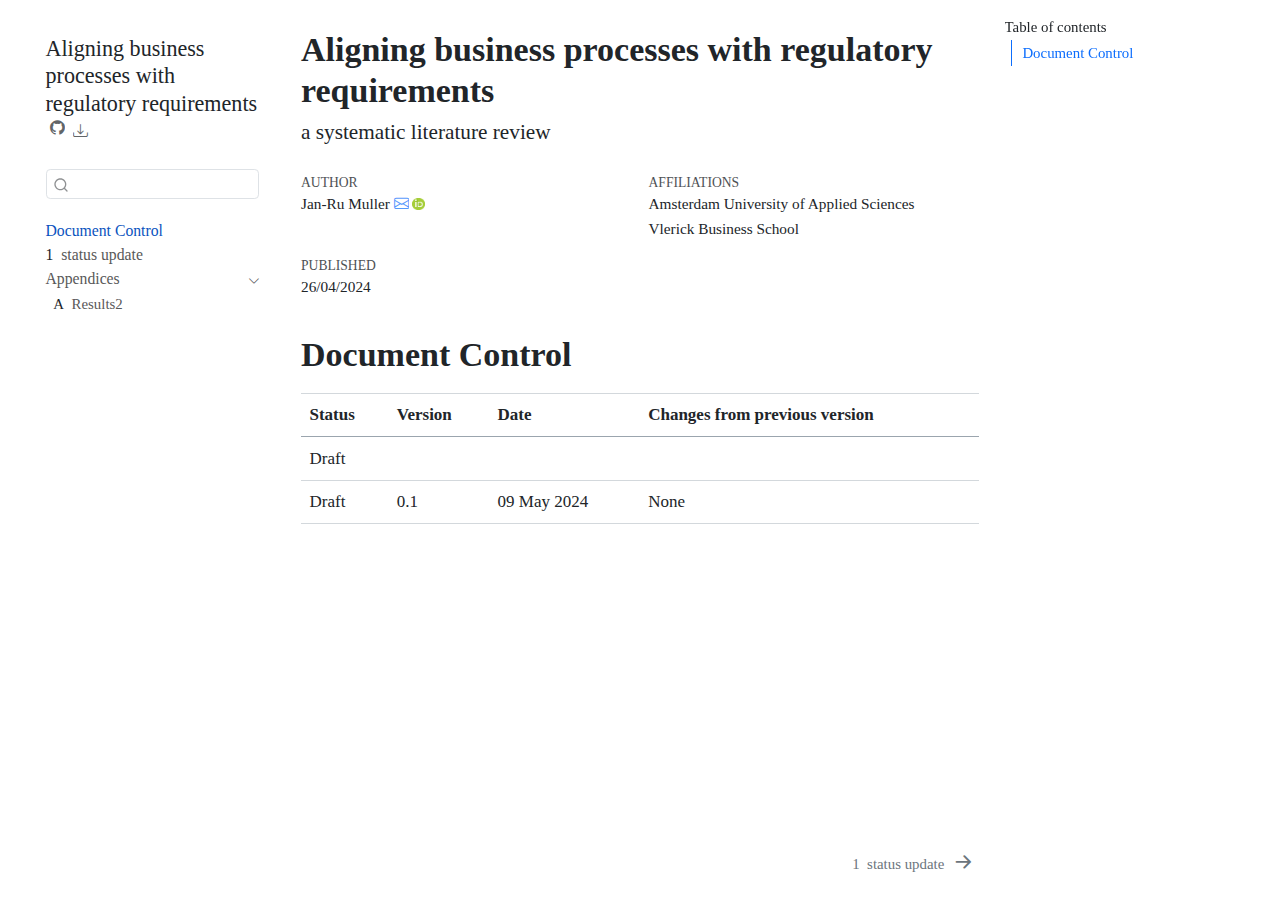
<file: index.html>
<!DOCTYPE html>
<html xmlns="http://www.w3.org/1999/xhtml" lang="en" xml:lang="en"><head>

<meta charset="utf-8">
<meta name="generator" content="quarto-1.5.31">

<meta name="viewport" content="width=device-width, initial-scale=1.0, user-scalable=yes">

<meta name="author" content="Jan-Ru Muller">

<title>Aligning business processes with regulatory requirements</title>
<style>
code{white-space: pre-wrap;}
span.smallcaps{font-variant: small-caps;}
div.columns{display: flex; gap: min(4vw, 1.5em);}
div.column{flex: auto; overflow-x: auto;}
div.hanging-indent{margin-left: 1.5em; text-indent: -1.5em;}
ul.task-list{list-style: none;}
ul.task-list li input[type="checkbox"] {
  width: 0.8em;
  margin: 0 0.8em 0.2em -1em; /* quarto-specific, see https://github.com/quarto-dev/quarto-cli/issues/4556 */ 
  vertical-align: middle;
}
</style>


<script src="site_libs/quarto-nav/quarto-nav.js"></script>
<script src="site_libs/quarto-nav/headroom.min.js"></script>
<script src="site_libs/clipboard/clipboard.min.js"></script>
<script src="site_libs/quarto-search/autocomplete.umd.js"></script>
<script src="site_libs/quarto-search/fuse.min.js"></script>
<script src="site_libs/quarto-search/quarto-search.js"></script>
<meta name="quarto:offset" content="./">
<link href="./s3_case.html" rel="next">
<script src="site_libs/quarto-html/quarto.js"></script>
<script src="site_libs/quarto-html/popper.min.js"></script>
<script src="site_libs/quarto-html/tippy.umd.min.js"></script>
<script src="site_libs/quarto-html/anchor.min.js"></script>
<link href="site_libs/quarto-html/tippy.css" rel="stylesheet">
<link href="site_libs/quarto-html/quarto-syntax-highlighting.css" rel="stylesheet" id="quarto-text-highlighting-styles">
<script src="site_libs/bootstrap/bootstrap.min.js"></script>
<link href="site_libs/bootstrap/bootstrap-icons.css" rel="stylesheet">
<link href="site_libs/bootstrap/bootstrap.min.css" rel="stylesheet" id="quarto-bootstrap" data-mode="light">
<script id="quarto-search-options" type="application/json">{
  "location": "sidebar",
  "copy-button": false,
  "collapse-after": 3,
  "panel-placement": "start",
  "type": "textbox",
  "limit": 50,
  "keyboard-shortcut": [
    "f",
    "/",
    "s"
  ],
  "show-item-context": false,
  "language": {
    "search-no-results-text": "No results",
    "search-matching-documents-text": "matching documents",
    "search-copy-link-title": "Copy link to search",
    "search-hide-matches-text": "Hide additional matches",
    "search-more-match-text": "more match in this document",
    "search-more-matches-text": "more matches in this document",
    "search-clear-button-title": "Clear",
    "search-text-placeholder": "",
    "search-detached-cancel-button-title": "Cancel",
    "search-submit-button-title": "Submit",
    "search-label": "Search"
  }
}</script>


</head>

<body class="nav-sidebar floating">

<div id="quarto-search-results"></div>
  <header id="quarto-header" class="headroom fixed-top">
  <nav class="quarto-secondary-nav">
    <div class="container-fluid d-flex">
      <button type="button" class="quarto-btn-toggle btn" data-bs-toggle="collapse" data-bs-target=".quarto-sidebar-collapse-item" aria-controls="quarto-sidebar" aria-expanded="false" aria-label="Toggle sidebar navigation" onclick="if (window.quartoToggleHeadroom) { window.quartoToggleHeadroom(); }">
        <i class="bi bi-layout-text-sidebar-reverse"></i>
      </button>
        <nav class="quarto-page-breadcrumbs" aria-label="breadcrumb"><ol class="breadcrumb"><li class="breadcrumb-item"><a href="./index.html">Document Control</a></li></ol></nav>
        <a class="flex-grow-1" role="button" data-bs-toggle="collapse" data-bs-target=".quarto-sidebar-collapse-item" aria-controls="quarto-sidebar" aria-expanded="false" aria-label="Toggle sidebar navigation" onclick="if (window.quartoToggleHeadroom) { window.quartoToggleHeadroom(); }">      
        </a>
      <button type="button" class="btn quarto-search-button" aria-label="" onclick="window.quartoOpenSearch();">
        <i class="bi bi-search"></i>
      </button>
    </div>
  </nav>
</header>
<!-- content -->
<div id="quarto-content" class="quarto-container page-columns page-rows-contents page-layout-article">
<!-- sidebar -->
  <nav id="quarto-sidebar" class="sidebar collapse collapse-horizontal quarto-sidebar-collapse-item sidebar-navigation floating overflow-auto">
    <div class="pt-lg-2 mt-2 text-left sidebar-header">
    <div class="sidebar-title mb-0 py-0">
      <a href="./">Aligning business processes with regulatory requirements</a> 
        <div class="sidebar-tools-main">
    <a href="https://github.com/jan-ru/phd_kul" title="Source Code" class="quarto-navigation-tool px-1" aria-label="Source Code"><i class="bi bi-github"></i></a>
    <div class="dropdown">
      <a href="" title="Download" id="quarto-navigation-tool-dropdown-0" class="quarto-navigation-tool dropdown-toggle px-1" data-bs-toggle="dropdown" aria-expanded="false" aria-label="Download"><i class="bi bi-download"></i></a>
      <ul class="dropdown-menu" aria-labelledby="quarto-navigation-tool-dropdown-0">
          <li>
            <a class="dropdown-item sidebar-tools-main-item" href="./Aligning-business-processes-with-regulatory-requirements.pdf">
              <i class="bi bi-file-pdf pe-1"></i>
            Download PDF
            </a>
          </li>
          <li>
            <a class="dropdown-item sidebar-tools-main-item" href="./Aligning-business-processes-with-regulatory-requirements.docx">
              <i class="bi bi-file-word pe-1"></i>
            Download Docx
            </a>
          </li>
      </ul>
    </div>
</div>
    </div>
      </div>
        <div class="mt-2 flex-shrink-0 align-items-center">
        <div class="sidebar-search">
        <div id="quarto-search" class="" title="Search"></div>
        </div>
        </div>
    <div class="sidebar-menu-container"> 
    <ul class="list-unstyled mt-1">
        <li class="sidebar-item">
  <div class="sidebar-item-container"> 
  <a href="./index.html" class="sidebar-item-text sidebar-link active">
 <span class="menu-text">Document Control</span></a>
  </div>
</li>
        <li class="sidebar-item">
  <div class="sidebar-item-container"> 
  <a href="./s3_case.html" class="sidebar-item-text sidebar-link">
 <span class="menu-text"><span class="chapter-number">1</span>&nbsp; <span class="chapter-title">status update</span></span></a>
  </div>
</li>
        <li class="sidebar-item sidebar-item-section">
      <div class="sidebar-item-container"> 
            <a class="sidebar-item-text sidebar-link text-start" data-bs-toggle="collapse" data-bs-target="#quarto-sidebar-section-1" aria-expanded="true">
 <span class="menu-text">Appendices</span></a>
          <a class="sidebar-item-toggle text-start" data-bs-toggle="collapse" data-bs-target="#quarto-sidebar-section-1" aria-expanded="true" aria-label="Toggle section">
            <i class="bi bi-chevron-right ms-2"></i>
          </a> 
      </div>
      <ul id="quarto-sidebar-section-1" class="collapse list-unstyled sidebar-section depth1 show">  
          <li class="sidebar-item">
  <div class="sidebar-item-container"> 
  <a href="./s5_results.html" class="sidebar-item-text sidebar-link">
 <span class="menu-text"><span class="chapter-number">A</span>&nbsp; <span class="chapter-title">Results2</span></span></a>
  </div>
</li>
      </ul>
  </li>
    </ul>
    </div>
</nav>
<div id="quarto-sidebar-glass" class="quarto-sidebar-collapse-item" data-bs-toggle="collapse" data-bs-target=".quarto-sidebar-collapse-item"></div>
<!-- margin-sidebar -->
    <div id="quarto-margin-sidebar" class="sidebar margin-sidebar">
        <nav id="TOC" role="doc-toc" class="toc-active">
    <h2 id="toc-title">Table of contents</h2>
   
  <ul>
  <li><a href="#document-control" id="toc-document-control" class="nav-link active" data-scroll-target="#document-control">Document Control</a></li>
  </ul>
</nav>
    </div>
<!-- main -->
<main class="content" id="quarto-document-content">

<header id="title-block-header" class="quarto-title-block default">
<div class="quarto-title">
<h1 class="title">Aligning business processes with regulatory requirements</h1>
<p class="subtitle lead">a systematic literature review</p>
</div>


<div class="quarto-title-meta-author">
  <div class="quarto-title-meta-heading">Author</div>
  <div class="quarto-title-meta-heading">Affiliations</div>
  
    <div class="quarto-title-meta-contents">
    <p class="author">Jan-Ru Muller <a href="mailto:janru.muller@edu.vlerick.com" class="quarto-title-author-email"><i class="bi bi-envelope"></i></a> <a href="https://orcid.org/0000-0003-1689-0557" class="quarto-title-author-orcid"> <img src="[data-uri]"></a></p>
  </div>
  <div class="quarto-title-meta-contents">
        <p class="affiliation">
            Amsterdam University of Applied Sciences
          </p>
        <p class="affiliation">
            Vlerick Business School
          </p>
      </div>
  </div>

<div class="quarto-title-meta">

      
    <div>
    <div class="quarto-title-meta-heading">Published</div>
    <div class="quarto-title-meta-contents">
      <p class="date">26/04/2024</p>
    </div>
  </div>
  
    
  </div>
  


</header>


<section id="document-control" class="level1 unnumbered">
<h1 class="unnumbered">Document Control</h1>
<table class="table">
<thead>
<tr class="header">
<th>Status</th>
<th>Version</th>
<th>Date</th>
<th>Changes from previous version</th>
</tr>
</thead>
<tbody>
<tr class="odd">
<td>Draft</td>
<td></td>
<td></td>
<td></td>
</tr>
<tr class="even">
<td>Draft</td>
<td>0.1</td>
<td>09 May 2024</td>
<td>None</td>
</tr>
</tbody>
</table>


</section>

</main> <!-- /main -->
<script id="quarto-html-after-body" type="application/javascript">
window.document.addEventListener("DOMContentLoaded", function (event) {
  const toggleBodyColorMode = (bsSheetEl) => {
    const mode = bsSheetEl.getAttribute("data-mode");
    const bodyEl = window.document.querySelector("body");
    if (mode === "dark") {
      bodyEl.classList.add("quarto-dark");
      bodyEl.classList.remove("quarto-light");
    } else {
      bodyEl.classList.add("quarto-light");
      bodyEl.classList.remove("quarto-dark");
    }
  }
  const toggleBodyColorPrimary = () => {
    const bsSheetEl = window.document.querySelector("link#quarto-bootstrap");
    if (bsSheetEl) {
      toggleBodyColorMode(bsSheetEl);
    }
  }
  toggleBodyColorPrimary();  
  const icon = "";
  const anchorJS = new window.AnchorJS();
  anchorJS.options = {
    placement: 'right',
    icon: icon
  };
  anchorJS.add('.anchored');
  const isCodeAnnotation = (el) => {
    for (const clz of el.classList) {
      if (clz.startsWith('code-annotation-')) {                     
        return true;
      }
    }
    return false;
  }
  const onCopySuccess = function(e) {
    // button target
    const button = e.trigger;
    // don't keep focus
    button.blur();
    // flash "checked"
    button.classList.add('code-copy-button-checked');
    var currentTitle = button.getAttribute("title");
    button.setAttribute("title", "Copied!");
    let tooltip;
    if (window.bootstrap) {
      button.setAttribute("data-bs-toggle", "tooltip");
      button.setAttribute("data-bs-placement", "left");
      button.setAttribute("data-bs-title", "Copied!");
      tooltip = new bootstrap.Tooltip(button, 
        { trigger: "manual", 
          customClass: "code-copy-button-tooltip",
          offset: [0, -8]});
      tooltip.show();    
    }
    setTimeout(function() {
      if (tooltip) {
        tooltip.hide();
        button.removeAttribute("data-bs-title");
        button.removeAttribute("data-bs-toggle");
        button.removeAttribute("data-bs-placement");
      }
      button.setAttribute("title", currentTitle);
      button.classList.remove('code-copy-button-checked');
    }, 1000);
    // clear code selection
    e.clearSelection();
  }
  const getTextToCopy = function(trigger) {
      const codeEl = trigger.previousElementSibling.cloneNode(true);
      for (const childEl of codeEl.children) {
        if (isCodeAnnotation(childEl)) {
          childEl.remove();
        }
      }
      return codeEl.innerText;
  }
  const clipboard = new window.ClipboardJS('.code-copy-button:not([data-in-quarto-modal])', {
    text: getTextToCopy
  });
  clipboard.on('success', onCopySuccess);
  if (window.document.getElementById('quarto-embedded-source-code-modal')) {
    // For code content inside modals, clipBoardJS needs to be initialized with a container option
    // TODO: Check when it could be a function (https://github.com/zenorocha/clipboard.js/issues/860)
    const clipboardModal = new window.ClipboardJS('.code-copy-button[data-in-quarto-modal]', {
      text: getTextToCopy,
      container: window.document.getElementById('quarto-embedded-source-code-modal')
    });
    clipboardModal.on('success', onCopySuccess);
  }
    var localhostRegex = new RegExp(/^(?:http|https):\/\/localhost\:?[0-9]*\//);
    var mailtoRegex = new RegExp(/^mailto:/);
      var filterRegex = new RegExp('/' + window.location.host + '/');
    var isInternal = (href) => {
        return filterRegex.test(href) || localhostRegex.test(href) || mailtoRegex.test(href);
    }
    // Inspect non-navigation links and adorn them if external
 	var links = window.document.querySelectorAll('a[href]:not(.nav-link):not(.navbar-brand):not(.toc-action):not(.sidebar-link):not(.sidebar-item-toggle):not(.pagination-link):not(.no-external):not([aria-hidden]):not(.dropdown-item):not(.quarto-navigation-tool):not(.about-link)');
    for (var i=0; i<links.length; i++) {
      const link = links[i];
      if (!isInternal(link.href)) {
        // undo the damage that might have been done by quarto-nav.js in the case of
        // links that we want to consider external
        if (link.dataset.originalHref !== undefined) {
          link.href = link.dataset.originalHref;
        }
      }
    }
  function tippyHover(el, contentFn, onTriggerFn, onUntriggerFn) {
    const config = {
      allowHTML: true,
      maxWidth: 500,
      delay: 100,
      arrow: false,
      appendTo: function(el) {
          return el.parentElement;
      },
      interactive: true,
      interactiveBorder: 10,
      theme: 'quarto',
      placement: 'bottom-start',
    };
    if (contentFn) {
      config.content = contentFn;
    }
    if (onTriggerFn) {
      config.onTrigger = onTriggerFn;
    }
    if (onUntriggerFn) {
      config.onUntrigger = onUntriggerFn;
    }
    window.tippy(el, config); 
  }
  const noterefs = window.document.querySelectorAll('a[role="doc-noteref"]');
  for (var i=0; i<noterefs.length; i++) {
    const ref = noterefs[i];
    tippyHover(ref, function() {
      // use id or data attribute instead here
      let href = ref.getAttribute('data-footnote-href') || ref.getAttribute('href');
      try { href = new URL(href).hash; } catch {}
      const id = href.replace(/^#\/?/, "");
      const note = window.document.getElementById(id);
      if (note) {
        return note.innerHTML;
      } else {
        return "";
      }
    });
  }
  const xrefs = window.document.querySelectorAll('a.quarto-xref');
  const processXRef = (id, note) => {
    // Strip column container classes
    const stripColumnClz = (el) => {
      el.classList.remove("page-full", "page-columns");
      if (el.children) {
        for (const child of el.children) {
          stripColumnClz(child);
        }
      }
    }
    stripColumnClz(note)
    if (id === null || id.startsWith('sec-')) {
      // Special case sections, only their first couple elements
      const container = document.createElement("div");
      if (note.children && note.children.length > 2) {
        container.appendChild(note.children[0].cloneNode(true));
        for (let i = 1; i < note.children.length; i++) {
          const child = note.children[i];
          if (child.tagName === "P" && child.innerText === "") {
            continue;
          } else {
            container.appendChild(child.cloneNode(true));
            break;
          }
        }
        if (window.Quarto?.typesetMath) {
          window.Quarto.typesetMath(container);
        }
        return container.innerHTML
      } else {
        if (window.Quarto?.typesetMath) {
          window.Quarto.typesetMath(note);
        }
        return note.innerHTML;
      }
    } else {
      // Remove any anchor links if they are present
      const anchorLink = note.querySelector('a.anchorjs-link');
      if (anchorLink) {
        anchorLink.remove();
      }
      if (window.Quarto?.typesetMath) {
        window.Quarto.typesetMath(note);
      }
      // TODO in 1.5, we should make sure this works without a callout special case
      if (note.classList.contains("callout")) {
        return note.outerHTML;
      } else {
        return note.innerHTML;
      }
    }
  }
  for (var i=0; i<xrefs.length; i++) {
    const xref = xrefs[i];
    tippyHover(xref, undefined, function(instance) {
      instance.disable();
      let url = xref.getAttribute('href');
      let hash = undefined; 
      if (url.startsWith('#')) {
        hash = url;
      } else {
        try { hash = new URL(url).hash; } catch {}
      }
      if (hash) {
        const id = hash.replace(/^#\/?/, "");
        const note = window.document.getElementById(id);
        if (note !== null) {
          try {
            const html = processXRef(id, note.cloneNode(true));
            instance.setContent(html);
          } finally {
            instance.enable();
            instance.show();
          }
        } else {
          // See if we can fetch this
          fetch(url.split('#')[0])
          .then(res => res.text())
          .then(html => {
            const parser = new DOMParser();
            const htmlDoc = parser.parseFromString(html, "text/html");
            const note = htmlDoc.getElementById(id);
            if (note !== null) {
              const html = processXRef(id, note);
              instance.setContent(html);
            } 
          }).finally(() => {
            instance.enable();
            instance.show();
          });
        }
      } else {
        // See if we can fetch a full url (with no hash to target)
        // This is a special case and we should probably do some content thinning / targeting
        fetch(url)
        .then(res => res.text())
        .then(html => {
          const parser = new DOMParser();
          const htmlDoc = parser.parseFromString(html, "text/html");
          const note = htmlDoc.querySelector('main.content');
          if (note !== null) {
            // This should only happen for chapter cross references
            // (since there is no id in the URL)
            // remove the first header
            if (note.children.length > 0 && note.children[0].tagName === "HEADER") {
              note.children[0].remove();
            }
            const html = processXRef(null, note);
            instance.setContent(html);
          } 
        }).finally(() => {
          instance.enable();
          instance.show();
        });
      }
    }, function(instance) {
    });
  }
      let selectedAnnoteEl;
      const selectorForAnnotation = ( cell, annotation) => {
        let cellAttr = 'data-code-cell="' + cell + '"';
        let lineAttr = 'data-code-annotation="' +  annotation + '"';
        const selector = 'span[' + cellAttr + '][' + lineAttr + ']';
        return selector;
      }
      const selectCodeLines = (annoteEl) => {
        const doc = window.document;
        const targetCell = annoteEl.getAttribute("data-target-cell");
        const targetAnnotation = annoteEl.getAttribute("data-target-annotation");
        const annoteSpan = window.document.querySelector(selectorForAnnotation(targetCell, targetAnnotation));
        const lines = annoteSpan.getAttribute("data-code-lines").split(",");
        const lineIds = lines.map((line) => {
          return targetCell + "-" + line;
        })
        let top = null;
        let height = null;
        let parent = null;
        if (lineIds.length > 0) {
            //compute the position of the single el (top and bottom and make a div)
            const el = window.document.getElementById(lineIds[0]);
            top = el.offsetTop;
            height = el.offsetHeight;
            parent = el.parentElement.parentElement;
          if (lineIds.length > 1) {
            const lastEl = window.document.getElementById(lineIds[lineIds.length - 1]);
            const bottom = lastEl.offsetTop + lastEl.offsetHeight;
            height = bottom - top;
          }
          if (top !== null && height !== null && parent !== null) {
            // cook up a div (if necessary) and position it 
            let div = window.document.getElementById("code-annotation-line-highlight");
            if (div === null) {
              div = window.document.createElement("div");
              div.setAttribute("id", "code-annotation-line-highlight");
              div.style.position = 'absolute';
              parent.appendChild(div);
            }
            div.style.top = top - 2 + "px";
            div.style.height = height + 4 + "px";
            div.style.left = 0;
            let gutterDiv = window.document.getElementById("code-annotation-line-highlight-gutter");
            if (gutterDiv === null) {
              gutterDiv = window.document.createElement("div");
              gutterDiv.setAttribute("id", "code-annotation-line-highlight-gutter");
              gutterDiv.style.position = 'absolute';
              const codeCell = window.document.getElementById(targetCell);
              const gutter = codeCell.querySelector('.code-annotation-gutter');
              gutter.appendChild(gutterDiv);
            }
            gutterDiv.style.top = top - 2 + "px";
            gutterDiv.style.height = height + 4 + "px";
          }
          selectedAnnoteEl = annoteEl;
        }
      };
      const unselectCodeLines = () => {
        const elementsIds = ["code-annotation-line-highlight", "code-annotation-line-highlight-gutter"];
        elementsIds.forEach((elId) => {
          const div = window.document.getElementById(elId);
          if (div) {
            div.remove();
          }
        });
        selectedAnnoteEl = undefined;
      };
        // Handle positioning of the toggle
    window.addEventListener(
      "resize",
      throttle(() => {
        elRect = undefined;
        if (selectedAnnoteEl) {
          selectCodeLines(selectedAnnoteEl);
        }
      }, 10)
    );
    function throttle(fn, ms) {
    let throttle = false;
    let timer;
      return (...args) => {
        if(!throttle) { // first call gets through
            fn.apply(this, args);
            throttle = true;
        } else { // all the others get throttled
            if(timer) clearTimeout(timer); // cancel #2
            timer = setTimeout(() => {
              fn.apply(this, args);
              timer = throttle = false;
            }, ms);
        }
      };
    }
      // Attach click handler to the DT
      const annoteDls = window.document.querySelectorAll('dt[data-target-cell]');
      for (const annoteDlNode of annoteDls) {
        annoteDlNode.addEventListener('click', (event) => {
          const clickedEl = event.target;
          if (clickedEl !== selectedAnnoteEl) {
            unselectCodeLines();
            const activeEl = window.document.querySelector('dt[data-target-cell].code-annotation-active');
            if (activeEl) {
              activeEl.classList.remove('code-annotation-active');
            }
            selectCodeLines(clickedEl);
            clickedEl.classList.add('code-annotation-active');
          } else {
            // Unselect the line
            unselectCodeLines();
            clickedEl.classList.remove('code-annotation-active');
          }
        });
      }
  const findCites = (el) => {
    const parentEl = el.parentElement;
    if (parentEl) {
      const cites = parentEl.dataset.cites;
      if (cites) {
        return {
          el,
          cites: cites.split(' ')
        };
      } else {
        return findCites(el.parentElement)
      }
    } else {
      return undefined;
    }
  };
  var bibliorefs = window.document.querySelectorAll('a[role="doc-biblioref"]');
  for (var i=0; i<bibliorefs.length; i++) {
    const ref = bibliorefs[i];
    const citeInfo = findCites(ref);
    if (citeInfo) {
      tippyHover(citeInfo.el, function() {
        var popup = window.document.createElement('div');
        citeInfo.cites.forEach(function(cite) {
          var citeDiv = window.document.createElement('div');
          citeDiv.classList.add('hanging-indent');
          citeDiv.classList.add('csl-entry');
          var biblioDiv = window.document.getElementById('ref-' + cite);
          if (biblioDiv) {
            citeDiv.innerHTML = biblioDiv.innerHTML;
          }
          popup.appendChild(citeDiv);
        });
        return popup.innerHTML;
      });
    }
  }
});
</script>
<nav class="page-navigation">
  <div class="nav-page nav-page-previous">
  </div>
  <div class="nav-page nav-page-next">
      <a href="./s3_case.html" class="pagination-link" aria-label="status update">
        <span class="nav-page-text"><span class="chapter-number">1</span>&nbsp; <span class="chapter-title">status update</span></span> <i class="bi bi-arrow-right-short"></i>
      </a>
  </div>
</nav>
</div> <!-- /content -->




</body></html>
</file>
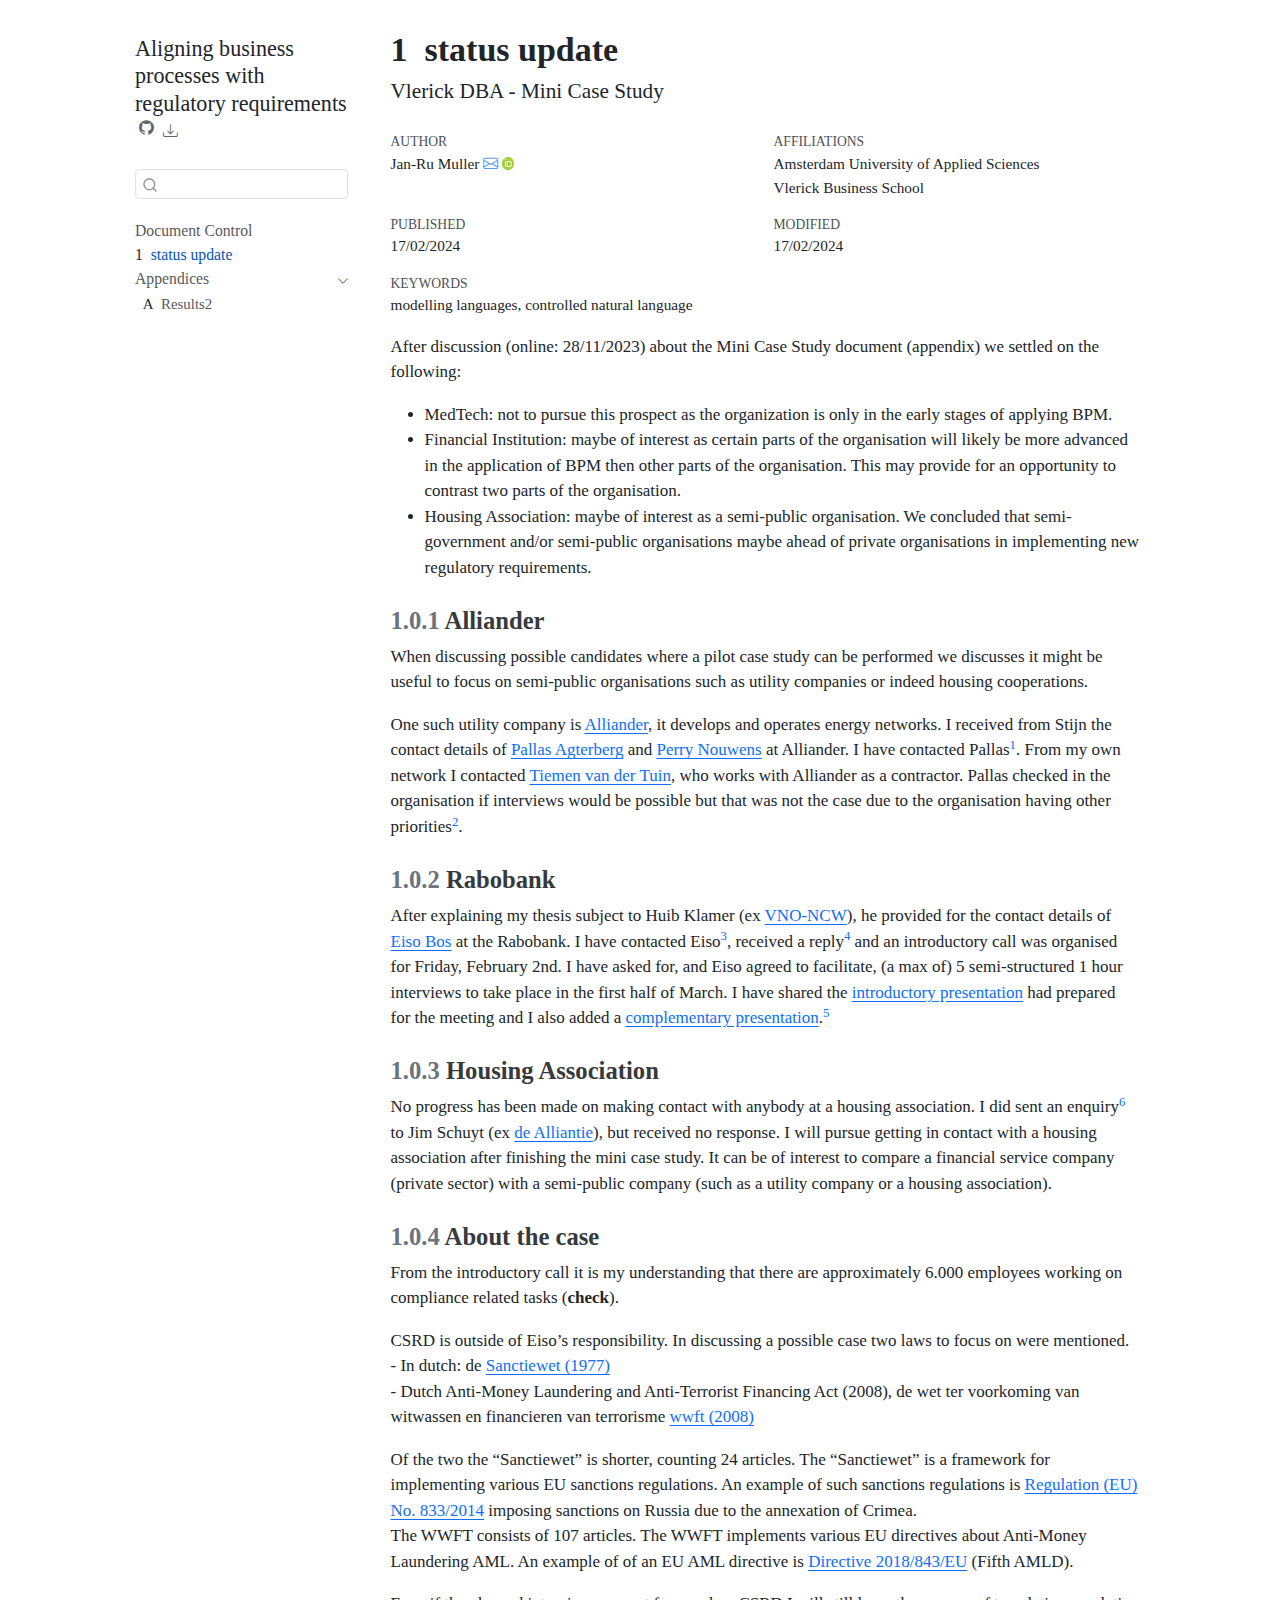
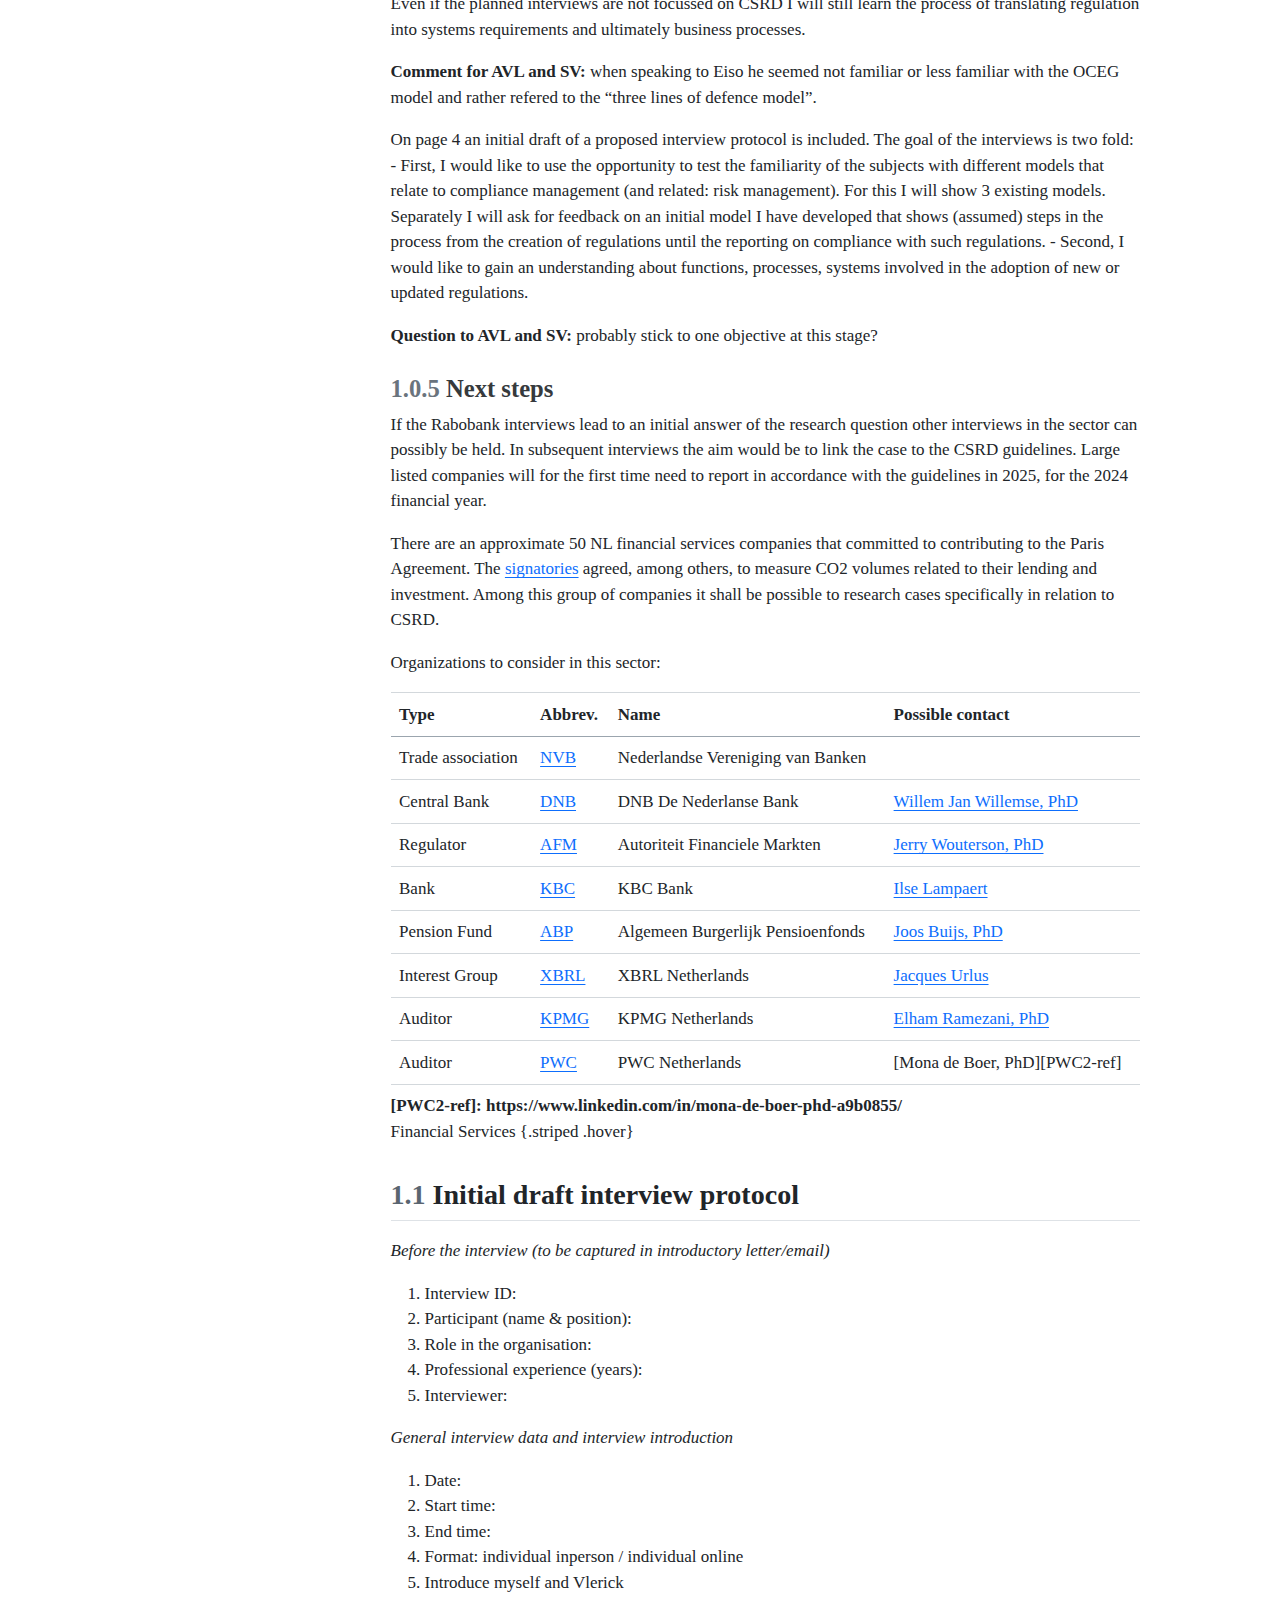
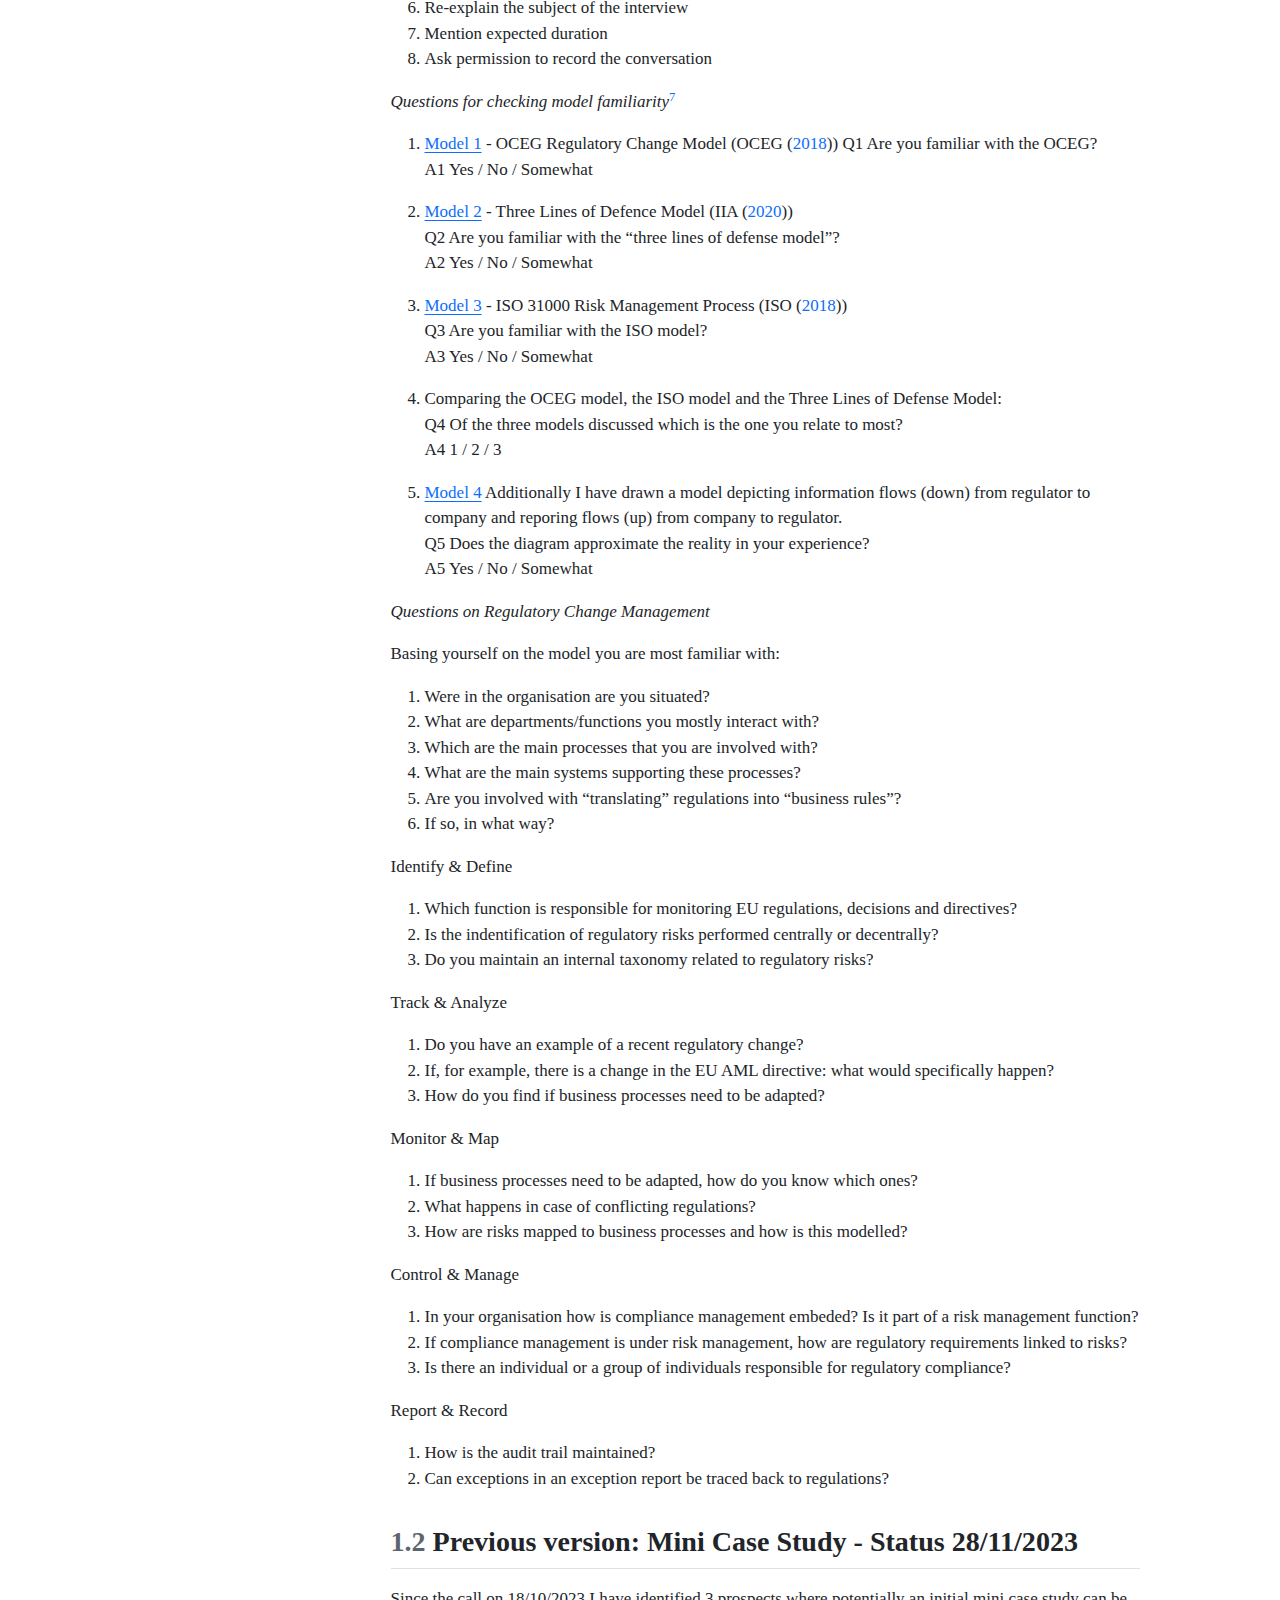
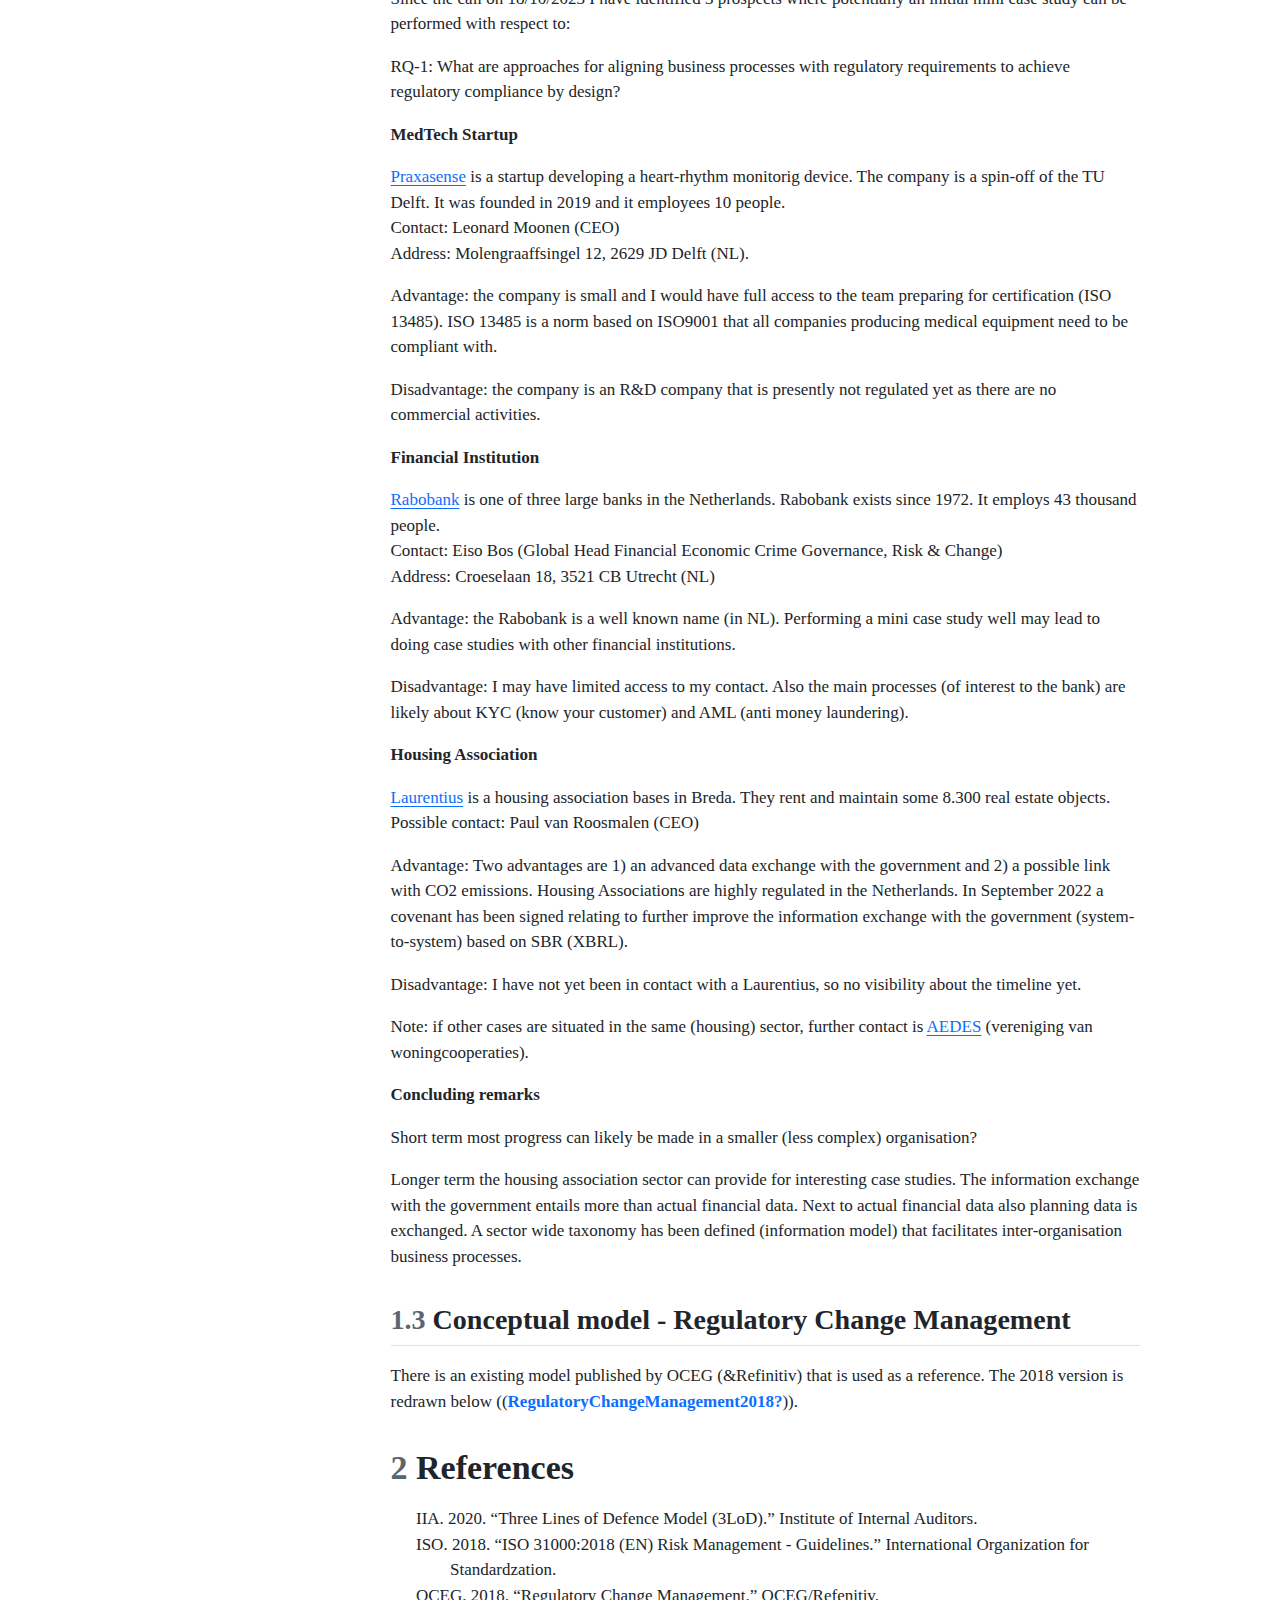
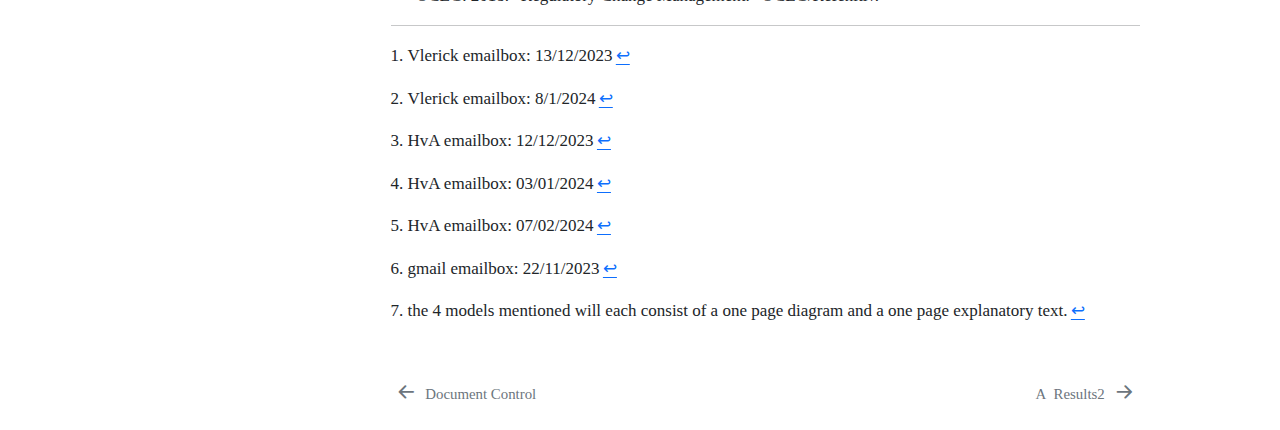
<file: s3_case.html>
<!DOCTYPE html>
<html xmlns="http://www.w3.org/1999/xhtml" lang="en" xml:lang="en"><head>

<meta charset="utf-8">
<meta name="generator" content="quarto-1.5.31">

<meta name="viewport" content="width=device-width, initial-scale=1.0, user-scalable=yes">

<meta name="author" content="Jan-Ru Muller">
<meta name="keywords" content="modelling languages, controlled natural language">

<title>Aligning business processes with regulatory requirements – 1&nbsp; status update</title>
<style>
code{white-space: pre-wrap;}
span.smallcaps{font-variant: small-caps;}
div.columns{display: flex; gap: min(4vw, 1.5em);}
div.column{flex: auto; overflow-x: auto;}
div.hanging-indent{margin-left: 1.5em; text-indent: -1.5em;}
ul.task-list{list-style: none;}
ul.task-list li input[type="checkbox"] {
  width: 0.8em;
  margin: 0 0.8em 0.2em -1em; /* quarto-specific, see https://github.com/quarto-dev/quarto-cli/issues/4556 */ 
  vertical-align: middle;
}
/* CSS for citations */
div.csl-bib-body { }
div.csl-entry {
  clear: both;
  margin-bottom: 0em;
}
.hanging-indent div.csl-entry {
  margin-left:2em;
  text-indent:-2em;
}
div.csl-left-margin {
  min-width:2em;
  float:left;
}
div.csl-right-inline {
  margin-left:2em;
  padding-left:1em;
}
div.csl-indent {
  margin-left: 2em;
}</style>


<script src="site_libs/quarto-nav/quarto-nav.js"></script>
<script src="site_libs/quarto-nav/headroom.min.js"></script>
<script src="site_libs/clipboard/clipboard.min.js"></script>
<script src="site_libs/quarto-search/autocomplete.umd.js"></script>
<script src="site_libs/quarto-search/fuse.min.js"></script>
<script src="site_libs/quarto-search/quarto-search.js"></script>
<meta name="quarto:offset" content="./">
<link href="./s5_results.html" rel="next">
<link href="./index.html" rel="prev">
<script src="site_libs/quarto-html/quarto.js"></script>
<script src="site_libs/quarto-html/popper.min.js"></script>
<script src="site_libs/quarto-html/tippy.umd.min.js"></script>
<script src="site_libs/quarto-html/anchor.min.js"></script>
<link href="site_libs/quarto-html/tippy.css" rel="stylesheet">
<link href="site_libs/quarto-html/quarto-syntax-highlighting.css" rel="stylesheet" id="quarto-text-highlighting-styles">
<script src="site_libs/bootstrap/bootstrap.min.js"></script>
<link href="site_libs/bootstrap/bootstrap-icons.css" rel="stylesheet">
<link href="site_libs/bootstrap/bootstrap.min.css" rel="stylesheet" id="quarto-bootstrap" data-mode="light">
<script id="quarto-search-options" type="application/json">{
  "location": "sidebar",
  "copy-button": false,
  "collapse-after": 3,
  "panel-placement": "start",
  "type": "textbox",
  "limit": 50,
  "keyboard-shortcut": [
    "f",
    "/",
    "s"
  ],
  "show-item-context": false,
  "language": {
    "search-no-results-text": "No results",
    "search-matching-documents-text": "matching documents",
    "search-copy-link-title": "Copy link to search",
    "search-hide-matches-text": "Hide additional matches",
    "search-more-match-text": "more match in this document",
    "search-more-matches-text": "more matches in this document",
    "search-clear-button-title": "Clear",
    "search-text-placeholder": "",
    "search-detached-cancel-button-title": "Cancel",
    "search-submit-button-title": "Submit",
    "search-label": "Search"
  }
}</script>


</head>

<body class="nav-sidebar floating fullcontent">

<div id="quarto-search-results"></div>
  <header id="quarto-header" class="headroom fixed-top">
  <nav class="quarto-secondary-nav">
    <div class="container-fluid d-flex">
      <button type="button" class="quarto-btn-toggle btn" data-bs-toggle="collapse" data-bs-target=".quarto-sidebar-collapse-item" aria-controls="quarto-sidebar" aria-expanded="false" aria-label="Toggle sidebar navigation" onclick="if (window.quartoToggleHeadroom) { window.quartoToggleHeadroom(); }">
        <i class="bi bi-layout-text-sidebar-reverse"></i>
      </button>
        <nav class="quarto-page-breadcrumbs" aria-label="breadcrumb"><ol class="breadcrumb"><li class="breadcrumb-item"><a href="./s3_case.html"><span class="chapter-number">1</span>&nbsp; <span class="chapter-title">status update</span></a></li></ol></nav>
        <a class="flex-grow-1" role="button" data-bs-toggle="collapse" data-bs-target=".quarto-sidebar-collapse-item" aria-controls="quarto-sidebar" aria-expanded="false" aria-label="Toggle sidebar navigation" onclick="if (window.quartoToggleHeadroom) { window.quartoToggleHeadroom(); }">      
        </a>
      <button type="button" class="btn quarto-search-button" aria-label="" onclick="window.quartoOpenSearch();">
        <i class="bi bi-search"></i>
      </button>
    </div>
  </nav>
</header>
<!-- content -->
<div id="quarto-content" class="quarto-container page-columns page-rows-contents page-layout-article">
<!-- sidebar -->
  <nav id="quarto-sidebar" class="sidebar collapse collapse-horizontal quarto-sidebar-collapse-item sidebar-navigation floating overflow-auto">
    <div class="pt-lg-2 mt-2 text-left sidebar-header">
    <div class="sidebar-title mb-0 py-0">
      <a href="./">Aligning business processes with regulatory requirements</a> 
        <div class="sidebar-tools-main">
    <a href="https://github.com/jan-ru/phd_kul" title="Source Code" class="quarto-navigation-tool px-1" aria-label="Source Code"><i class="bi bi-github"></i></a>
    <div class="dropdown">
      <a href="" title="Download" id="quarto-navigation-tool-dropdown-0" class="quarto-navigation-tool dropdown-toggle px-1" data-bs-toggle="dropdown" aria-expanded="false" aria-label="Download"><i class="bi bi-download"></i></a>
      <ul class="dropdown-menu" aria-labelledby="quarto-navigation-tool-dropdown-0">
          <li>
            <a class="dropdown-item sidebar-tools-main-item" href="./Aligning-business-processes-with-regulatory-requirements.pdf">
              <i class="bi bi-file-pdf pe-1"></i>
            Download PDF
            </a>
          </li>
          <li>
            <a class="dropdown-item sidebar-tools-main-item" href="./Aligning-business-processes-with-regulatory-requirements.docx">
              <i class="bi bi-file-word pe-1"></i>
            Download Docx
            </a>
          </li>
      </ul>
    </div>
</div>
    </div>
      </div>
        <div class="mt-2 flex-shrink-0 align-items-center">
        <div class="sidebar-search">
        <div id="quarto-search" class="" title="Search"></div>
        </div>
        </div>
    <div class="sidebar-menu-container"> 
    <ul class="list-unstyled mt-1">
        <li class="sidebar-item">
  <div class="sidebar-item-container"> 
  <a href="./index.html" class="sidebar-item-text sidebar-link">
 <span class="menu-text">Document Control</span></a>
  </div>
</li>
        <li class="sidebar-item">
  <div class="sidebar-item-container"> 
  <a href="./s3_case.html" class="sidebar-item-text sidebar-link active">
 <span class="menu-text"><span class="chapter-number">1</span>&nbsp; <span class="chapter-title">status update</span></span></a>
  </div>
</li>
        <li class="sidebar-item sidebar-item-section">
      <div class="sidebar-item-container"> 
            <a class="sidebar-item-text sidebar-link text-start" data-bs-toggle="collapse" data-bs-target="#quarto-sidebar-section-1" aria-expanded="true">
 <span class="menu-text">Appendices</span></a>
          <a class="sidebar-item-toggle text-start" data-bs-toggle="collapse" data-bs-target="#quarto-sidebar-section-1" aria-expanded="true" aria-label="Toggle section">
            <i class="bi bi-chevron-right ms-2"></i>
          </a> 
      </div>
      <ul id="quarto-sidebar-section-1" class="collapse list-unstyled sidebar-section depth1 show">  
          <li class="sidebar-item">
  <div class="sidebar-item-container"> 
  <a href="./s5_results.html" class="sidebar-item-text sidebar-link">
 <span class="menu-text"><span class="chapter-number">A</span>&nbsp; <span class="chapter-title">Results2</span></span></a>
  </div>
</li>
      </ul>
  </li>
    </ul>
    </div>
</nav>
<div id="quarto-sidebar-glass" class="quarto-sidebar-collapse-item" data-bs-toggle="collapse" data-bs-target=".quarto-sidebar-collapse-item"></div>
<!-- margin-sidebar -->
    
<!-- main -->
<main class="content" id="quarto-document-content">

<header id="title-block-header" class="quarto-title-block default">
<div class="quarto-title">
<h1 class="title"><span class="chapter-number">1</span>&nbsp; <span class="chapter-title">status update</span></h1>
<p class="subtitle lead">Vlerick DBA - Mini Case Study</p>
</div>


<div class="quarto-title-meta-author">
  <div class="quarto-title-meta-heading">Author</div>
  <div class="quarto-title-meta-heading">Affiliations</div>
  
    <div class="quarto-title-meta-contents">
    <p class="author">Jan-Ru Muller <a href="mailto:j.r.muller@hva.nl" class="quarto-title-author-email"><i class="bi bi-envelope"></i></a> <a href="https://orcid.org/0000-0003-1689-0557" class="quarto-title-author-orcid"> <img src="[data-uri]"></a></p>
  </div>
  <div class="quarto-title-meta-contents">
        <p class="affiliation">
            Amsterdam University of Applied Sciences
          </p>
        <p class="affiliation">
            Vlerick Business School
          </p>
      </div>
  </div>

<div class="quarto-title-meta">

      
    <div>
    <div class="quarto-title-meta-heading">Published</div>
    <div class="quarto-title-meta-contents">
      <p class="date">17/02/2024</p>
    </div>
  </div>
  
    <div>
    <div class="quarto-title-meta-heading">Modified</div>
    <div class="quarto-title-meta-contents">
      <p class="date-modified">17/02/2024</p>
    </div>
  </div>
    
  </div>
  

<div>
  <div class="keywords">
    <div class="block-title">Keywords</div>
    <p>modelling languages, controlled natural language</p>
  </div>
</div>

</header>


<p>After discussion (online: 28/11/2023) about the Mini Case Study document (appendix) we settled on the following:</p>
<ul>
<li>MedTech: not to pursue this prospect as the organization is only in the early stages of applying BPM.</li>
<li>Financial Institution: maybe of interest as certain parts of the organisation will likely be more advanced in the application of BPM then other parts of the organisation. This may provide for an opportunity to contrast two parts of the organisation.</li>
<li>Housing Association: maybe of interest as a semi-public organisation. We concluded that semi-government and/or semi-public organisations maybe ahead of private organisations in implementing new regulatory requirements.</li>
</ul>
<section id="alliander" class="level3" data-number="1.0.1">
<h3 data-number="1.0.1" class="anchored" data-anchor-id="alliander"><span class="header-section-number">1.0.1</span> Alliander</h3>
<p>When discussing possible candidates where a pilot case study can be performed we discusses it might be useful to focus on semi-public organisations such as utility companies or indeed housing cooperations.</p>
<p>One such utility company is <a href="https://www.alliander.com">Alliander</a>, it develops and operates energy networks. I received from Stijn the contact details of <a href="https://www.linkedin.com/in/pallas-agterberg-9564a95/">Pallas Agterberg</a> and <a href="https://www.linkedin.com/in/perrynouwens/">Perry Nouwens</a> at Alliander. I have contacted Pallas<a href="#fn1" class="footnote-ref" id="fnref1" role="doc-noteref"><sup>1</sup></a>. From my own network I contacted <a href="https://www.linkedin.com/in/tiemen-van-der-tuijn/">Tiemen van der Tuin</a>, who works with Alliander as a contractor. Pallas checked in the organisation if interviews would be possible but that was not the case due to the organisation having other priorities<a href="#fn2" class="footnote-ref" id="fnref2" role="doc-noteref"><sup>2</sup></a>.</p>
</section>
<section id="rabobank" class="level3" data-number="1.0.2">
<h3 data-number="1.0.2" class="anchored" data-anchor-id="rabobank"><span class="header-section-number">1.0.2</span> Rabobank</h3>
<p>After explaining my thesis subject to Huib Klamer (ex <a href="https://www.vno-ncw.nl/over-vno-ncw/english">VNO-NCW</a>), he provided for the contact details of <a href="https://www.linkedin.com/in/eisobos/">Eiso Bos</a> at the Rabobank. I have contacted Eiso<a href="#fn3" class="footnote-ref" id="fnref3" role="doc-noteref"><sup>3</sup></a>, received a reply<a href="#fn4" class="footnote-ref" id="fnref4" role="doc-noteref"><sup>4</sup></a> and an introductory call was organised for Friday, February 2nd. I have asked for, and Eiso agreed to facilitate, (a max of) 5 semi-structured 1 hour interviews to take place in the first half of March. I have shared the <a href="https://eduvlerick-my.sharepoint.com/:b:/g/personal/janru_muller_edu_vlerick_com/ERKTfsg3W1VHv-GLH1fcVJcBqpbvqQIRwqoFu9X1Dooqfw?e=mwBhic">introductory presentation</a> had prepared for the meeting and I also added a <a href="https://eduvlerick-my.sharepoint.com/:b:/g/personal/janru_muller_edu_vlerick_com/EWeJ1qh9Wx1GtpSYv_chnVEBybZ6sxIXCJbEL15rg9xPHA?e=wCSqAA">complementary presentation</a>.<a href="#fn5" class="footnote-ref" id="fnref5" role="doc-noteref"><sup>5</sup></a></p>
</section>
<section id="housing-association" class="level3" data-number="1.0.3">
<h3 data-number="1.0.3" class="anchored" data-anchor-id="housing-association"><span class="header-section-number">1.0.3</span> Housing Association</h3>
<p>No progress has been made on making contact with anybody at a housing association. I did sent an enquiry<a href="#fn6" class="footnote-ref" id="fnref6" role="doc-noteref"><sup>6</sup></a> to Jim Schuyt (ex <a href="https://www.de-alliantie.nl/over-de-alliantie/">de Alliantie</a>), but received no response. I will pursue getting in contact with a housing association after finishing the mini case study. It can be of interest to compare a financial service company (private sector) with a semi-public company (such as a utility company or a housing association).</p>
</section>
<section id="about-the-case" class="level3" data-number="1.0.4">
<h3 data-number="1.0.4" class="anchored" data-anchor-id="about-the-case"><span class="header-section-number">1.0.4</span> About the case</h3>
<p>From the introductory call it is my understanding that there are approximately 6.000 employees working on compliance related tasks (<strong>check</strong>).</p>
<p>CSRD is outside of Eiso’s responsibility. In discussing a possible case two laws to focus on were mentioned.<br>
- In dutch: de <a href="https://wetten.overheid.nl/jci1.3:c:BWBR0003296&amp;z=2020-05-21&amp;g=2020-05-21">Sanctiewet (1977)</a><br>
- Dutch Anti-Money Laundering and Anti-Terrorist Financing Act (2008), de wet ter voorkoming van witwassen en financieren van terrorisme <a href="https://wetten.overheid.nl/jci1.3:c:BWBR0024282&amp;z=2022-11-01&amp;g=2022-11-01">wwft (2008)</a></p>
<p>Of the two the “Sanctiewet” is shorter, counting 24 articles. The “Sanctiewet” is a framework for implementing various EU sanctions regulations. An example of such sanctions regulations is <a href="https://eur-lex.europa.eu/legal-content/EN/TXT/?uri=CELEX:32014R0833">Regulation (EU) No.&nbsp;833/2014</a> imposing sanctions on Russia due to the annexation of Crimea.<br>
The WWFT consists of 107 articles. The WWFT implements various EU directives about Anti-Money Laundering AML. An example of of an EU AML directive is <a href="https://eur-lex.europa.eu/eli/dir/2018/843">Directive 2018/843/EU</a> (Fifth AMLD).</p>
<p>Even if the planned interviews are not focussed on CSRD I will still learn the process of translating regulation into systems requirements and ultimately business processes.</p>
<p><strong>Comment for AVL and SV:</strong> when speaking to Eiso he seemed not familiar or less familiar with the OCEG model and rather refered to the “three lines of defence model”.</p>
<p>On page 4 an initial draft of a proposed interview protocol is included. The goal of the interviews is two fold: - First, I would like to use the opportunity to test the familiarity of the subjects with different models that relate to compliance management (and related: risk management). For this I will show 3 existing models. Separately I will ask for feedback on an initial model I have developed that shows (assumed) steps in the process from the creation of regulations until the reporting on compliance with such regulations. - Second, I would like to gain an understanding about functions, processes, systems involved in the adoption of new or updated regulations.</p>
<p><strong>Question to AVL and SV:</strong> probably stick to one objective at this stage?</p>
</section>
<section id="next-steps" class="level3" data-number="1.0.5">
<h3 data-number="1.0.5" class="anchored" data-anchor-id="next-steps"><span class="header-section-number">1.0.5</span> Next steps</h3>
<p>If the Rabobank interviews lead to an initial answer of the research question other interviews in the sector can possibly be held. In subsequent interviews the aim would be to link the case to the CSRD guidelines. Large listed companies will for the first time need to report in accordance with the guidelines in 2025, for the 2024 financial year.</p>
<p>There are an approximate 50 NL financial services companies that committed to contributing to the Paris Agreement. The <a href="https://klimaatcommitment.nl/ondertekenaars/">signatories</a> agreed, among others, to measure CO2 volumes related to their lending and investment. Among this group of companies it shall be possible to research cases specifically in relation to CSRD.</p>
<!--
Table of organizations that may be of interest if as a sector "Financial Services" would be chosen.
-->
<p>Organizations to consider in this sector:</p>
<table class="table">
<thead>
<tr class="header">
<th>Type</th>
<th>Abbrev.</th>
<th>Name</th>
<th>Possible contact</th>
</tr>
</thead>
<tbody>
<tr class="odd">
<td>Trade association</td>
<td><a href="https://www.nvb.nl/">NVB</a></td>
<td>Nederlandse Vereniging van Banken</td>
<td></td>
</tr>
<tr class="even">
<td>Central Bank</td>
<td><a href="https://www.dnb.nl/">DNB</a></td>
<td>DNB De Nederlanse Bank</td>
<td><a href="https://www.linkedin.com/in/willem-jan-willemse-3626a0/">Willem Jan Willemse, PhD</a></td>
</tr>
<tr class="odd">
<td>Regulator</td>
<td><a href="https://afm.nl/">AFM</a></td>
<td>Autoriteit Financiele Markten</td>
<td><a href="https://www.linkedin.com/in/jerrywouterson/">Jerry Wouterson, PhD</a></td>
</tr>
<tr class="even">
<td>Bank</td>
<td><a href="https://www.kbc.com/en/kbc-bank.html">KBC</a></td>
<td>KBC Bank</td>
<td><a href="https://www.linkedin.com/in/ilse-lampaert-2573353b/">Ilse Lampaert</a></td>
</tr>
<tr class="odd">
<td>Pension Fund</td>
<td><a href="https://www.abp.nl/">ABP</a></td>
<td>Algemeen Burgerlijk Pensioenfonds</td>
<td><a href="https://www.linkedin.com/in/joosbuijs/">Joos Buijs, PhD</a></td>
</tr>
<tr class="even">
<td>Interest Group</td>
<td><a href="https://nl.xbrl.org/">XBRL</a></td>
<td>XBRL Netherlands</td>
<td><a href="https://www.linkedin.com/in/urlus/">Jacques Urlus</a></td>
</tr>
<tr class="odd">
<td>Auditor</td>
<td><a href="https://kpmg.com/nl/en/home.html">KPMG</a></td>
<td>KPMG Netherlands</td>
<td><a href="https://www.linkedin.com/in/elhamramezani/">Elham Ramezani, PhD</a></td>
</tr>
<tr class="even">
<td>Auditor</td>
<td><a href="https://www.pwc.nl/">PWC</a></td>
<td>PWC Netherlands</td>
<td>[Mona de Boer, PhD][PWC2-ref]</td>
</tr>
</tbody>
</table>
<dl>
<dt>[PWC2-ref]: https://www.linkedin.com/in/mona-de-boer-phd-a9b0855/</dt>
<dd>
<p>Financial Services {.striped .hover}</p>
</dd>
</dl>
</section>
<section id="initial-draft-interview-protocol" class="level2" data-number="1.1">
<h2 data-number="1.1" class="anchored" data-anchor-id="initial-draft-interview-protocol"><span class="header-section-number">1.1</span> Initial draft interview protocol</h2>
<p><em>Before the interview (to be captured in introductory letter/email)</em></p>
<ol type="1">
<li>Interview ID:</li>
<li>Participant (name &amp; position):</li>
<li>Role in the organisation:</li>
<li>Professional experience (years):</li>
<li>Interviewer:</li>
</ol>
<p><em>General interview data and interview introduction</em></p>
<ol type="1">
<li>Date:</li>
<li>Start time:</li>
<li>End time:</li>
<li>Format: individual inperson / individual online</li>
<li>Introduce myself and Vlerick</li>
<li>Re-explain the subject of the interview</li>
<li>Mention expected duration</li>
<li>Ask permission to record the conversation</li>
</ol>
<p><em>Questions for checking model familiarity</em><a href="#fn7" class="footnote-ref" id="fnref7" role="doc-noteref"><sup>7</sup></a></p>
<ol type="1">
<li><p><a href="https://eduvlerick-my.sharepoint.com/:b:/g/personal/janru_muller_edu_vlerick_com/ET8TLbmuOypClT7AiAW0YCIBkhtYw9lYizp9a2Yefleddw?e=cBhcXt">Model 1</a> - OCEG Regulatory Change Model (<span class="citation" data-cites="ocegRegulatoryChangeManagement2018">OCEG (<a href="#ref-ocegRegulatoryChangeManagement2018" role="doc-biblioref">2018</a>)</span>) Q1 Are you familiar with the OCEG?<br>
A1 Yes / No / Somewhat</p></li>
<li><p><a href="https://eduvlerick-my.sharepoint.com/:b:/g/personal/janru_muller_edu_vlerick_com/EWXx4Aev5BhEt_3M9tGh_N4BeA2FNm_hkl_FsHuqPHeErg?e=Wsu6tr">Model 2</a> - Three Lines of Defence Model (<span class="citation" data-cites="iiaThreeLinesDefence2020">IIA (<a href="#ref-iiaThreeLinesDefence2020" role="doc-biblioref">2020</a>)</span>)<br>
Q2 Are you familiar with the “three lines of defense model”?<br>
A2 Yes / No / Somewhat</p></li>
<li><p><a href="https://eduvlerick-my.sharepoint.com/:b:/g/personal/janru_muller_edu_vlerick_com/EQKtXu29H1hLiJ4oWA1NfaMBjiV1pxttNC6XtkTVT0zvTw?e=60qnQb">Model 3</a> - ISO 31000 Risk Management Process (<span class="citation" data-cites="isoISO3100020182018">ISO (<a href="#ref-isoISO3100020182018" role="doc-biblioref">2018</a>)</span>)<br>
Q3 Are you familiar with the ISO model?<br>
A3 Yes / No / Somewhat</p></li>
<li><p>Comparing the OCEG model, the ISO model and the Three Lines of Defense Model:<br>
Q4 Of the three models discussed which is the one you relate to most?<br>
A4 1 / 2 / 3</p></li>
<li><p><a href="https://eduvlerick-my.sharepoint.com/:b:/g/personal/janru_muller_edu_vlerick_com/EcFF35AKHRxCmC8MfrDL5EwB71Di1jQE2LCOJORCBuByDQ?e=1SG0xB">Model 4</a> Additionally I have drawn a model depicting information flows (down) from regulator to company and reporing flows (up) from company to regulator.<br>
Q5 Does the diagram approximate the reality in your experience?<br>
A5 Yes / No / Somewhat</p></li>
</ol>
<p><em>Questions on Regulatory Change Management</em></p>
<p>Basing yourself on the model you are most familiar with:</p>
<ol type="1">
<li>Were in the organisation are you situated?</li>
<li>What are departments/functions you mostly interact with?</li>
<li>Which are the main processes that you are involved with?</li>
<li>What are the main systems supporting these processes?</li>
<li>Are you involved with “translating” regulations into “business rules”?</li>
<li>If so, in what way?</li>
</ol>
<p>Identify &amp; Define</p>
<ol type="1">
<li>Which function is responsible for monitoring EU regulations, decisions and directives?</li>
<li>Is the indentification of regulatory risks performed centrally or decentrally?</li>
<li>Do you maintain an internal taxonomy related to regulatory risks?</li>
</ol>
<p>Track &amp; Analyze</p>
<ol type="1">
<li>Do you have an example of a recent regulatory change?</li>
<li>If, for example, there is a change in the EU AML directive: what would specifically happen?</li>
<li>How do you find if business processes need to be adapted?</li>
</ol>
<p>Monitor &amp; Map</p>
<ol type="1">
<li>If business processes need to be adapted, how do you know which ones?</li>
<li>What happens in case of conflicting regulations?</li>
<li>How are risks mapped to business processes and how is this modelled?</li>
</ol>
<p>Control &amp; Manage</p>
<ol type="1">
<li>In your organisation how is compliance management embeded? Is it part of a risk management function?</li>
<li>If compliance management is under risk management, how are regulatory requirements linked to risks?</li>
<li>Is there an individual or a group of individuals responsible for regulatory compliance?</li>
</ol>
<p>Report &amp; Record</p>
<ol type="1">
<li>How is the audit trail maintained?</li>
<li>Can exceptions in an exception report be traced back to regulations?</li>
</ol>
</section>
<section id="previous-version-mini-case-study---status-28112023" class="level2" data-number="1.2">
<h2 data-number="1.2" class="anchored" data-anchor-id="previous-version-mini-case-study---status-28112023"><span class="header-section-number">1.2</span> Previous version: Mini Case Study - Status 28/11/2023</h2>
<p>Since the call on 18/10/2023 I have identified 3 prospects where potentially an initial mini case study can be performed with respect to:</p>
<p>RQ-1: What are approaches for aligning business processes with regulatory requirements to achieve regulatory compliance by design?</p>
<p><strong>MedTech Startup</strong></p>
<p><a href="https://praxasense.com/">Praxasense</a> is a startup developing a heart-rhythm monitorig device. The company is a spin-off of the TU Delft. It was founded in 2019 and it employees 10 people.<br>
Contact: Leonard Moonen (CEO)<br>
Address: Molengraaffsingel 12, 2629 JD Delft (NL).</p>
<p>Advantage: the company is small and I would have full access to the team preparing for certification (ISO 13485). ISO 13485 is a norm based on ISO9001 that all companies producing medical equipment need to be compliant with.</p>
<p>Disadvantage: the company is an R&amp;D company that is presently not regulated yet as there are no commercial activities.</p>
<p><strong>Financial Institution</strong></p>
<p><a href="www.rabobank.com">Rabobank</a> is one of three large banks in the Netherlands. Rabobank exists since 1972. It employs 43 thousand people.<br>
Contact: Eiso Bos (Global Head Financial Economic Crime Governance, Risk &amp; Change)<br>
Address: Croeselaan 18, 3521 CB Utrecht (NL)</p>
<p>Advantage: the Rabobank is a well known name (in NL). Performing a mini case study well may lead to doing case studies with other financial institutions.</p>
<p>Disadvantage: I may have limited access to my contact. Also the main processes (of interest to the bank) are likely about KYC (know your customer) and AML (anti money laundering).</p>
<p><strong>Housing Association</strong></p>
<p><a href="https://www.laurentiuswonen.nl/">Laurentius</a> is a housing association bases in Breda. They rent and maintain some 8.300 real estate objects.<br>
Possible contact: Paul van Roosmalen (CEO)</p>
<p>Advantage: Two advantages are 1) an advanced data exchange with the government and 2) a possible link with CO2 emissions. Housing Associations are highly regulated in the Netherlands. In September 2022 a covenant has been signed relating to further improve the information exchange with the government (system-to-system) based on SBR (XBRL).</p>
<p>Disadvantage: I have not yet been in contact with a Laurentius, so no visibility about the timeline yet.</p>
<p>Note: if other cases are situated in the same (housing) sector, further contact is <a href="https://aedes.nl/">AEDES</a> (vereniging van woningcooperaties).</p>
<p><strong>Concluding remarks</strong></p>
<p>Short term most progress can likely be made in a smaller (less complex) organisation?</p>
<p>Longer term the housing association sector can provide for interesting case studies. The information exchange with the government entails more than actual financial data. Next to actual financial data also planning data is exchanged. A sector wide taxonomy has been defined (information model) that facilitates inter-organisation business processes.</p>
</section>
<section id="conceptual-model---regulatory-change-management" class="level2" data-number="1.3">
<h2 data-number="1.3" class="anchored" data-anchor-id="conceptual-model---regulatory-change-management"><span class="header-section-number">1.3</span> Conceptual model - Regulatory Change Management</h2>
<p>There is an existing model published by OCEG (&amp;Refinitiv) that is used as a reference. The 2018 version is redrawn below (<span class="citation" data-cites="RegulatoryChangeManagement2018">(<a href="#ref-RegulatoryChangeManagement2018" role="doc-biblioref"><strong>RegulatoryChangeManagement2018?</strong></a>)</span>).</p>
<!--
Mermaid diagram showing the OCEG Regulatory Change Process.
-->
</section>
<section id="references" class="level1" data-number="2">
<h1 data-number="2"><span class="header-section-number">2</span> References</h1>


<div id="refs" class="references csl-bib-body hanging-indent" data-entry-spacing="0" role="list">
<div id="ref-iiaThreeLinesDefence2020" class="csl-entry" role="listitem">
IIA. 2020. <span>“Three <span>Lines</span> of <span>Defence Model</span> (<span>3LoD</span>).”</span> Institute of Internal Auditors.
</div>
<div id="ref-isoISO3100020182018" class="csl-entry" role="listitem">
ISO. 2018. <span>“<span>ISO</span> 31000:2018 (<span>EN</span>) <span>Risk Management</span> - <span>Guidelines</span>.”</span> International Organization for Standardzation.
</div>
<div id="ref-ocegRegulatoryChangeManagement2018" class="csl-entry" role="listitem">
OCEG. 2018. <span>“Regulatory <span>Change Management</span>.”</span> OCEG/Refenitiv.
</div>
</div>
</section>
<section id="footnotes" class="footnotes footnotes-end-of-document" role="doc-endnotes">
<hr>
<ol>
<li id="fn1"><p>Vlerick emailbox: 13/12/2023<a href="#fnref1" class="footnote-back" role="doc-backlink">↩︎</a></p></li>
<li id="fn2"><p>Vlerick emailbox: 8/1/2024<a href="#fnref2" class="footnote-back" role="doc-backlink">↩︎</a></p></li>
<li id="fn3"><p>HvA emailbox: 12/12/2023<a href="#fnref3" class="footnote-back" role="doc-backlink">↩︎</a></p></li>
<li id="fn4"><p>HvA emailbox: 03/01/2024<a href="#fnref4" class="footnote-back" role="doc-backlink">↩︎</a></p></li>
<li id="fn5"><p>HvA emailbox: 07/02/2024<a href="#fnref5" class="footnote-back" role="doc-backlink">↩︎</a></p></li>
<li id="fn6"><p>gmail emailbox: 22/11/2023<a href="#fnref6" class="footnote-back" role="doc-backlink">↩︎</a></p></li>
<li id="fn7"><p>the 4 models mentioned will each consist of a one page diagram and a one page explanatory text.<a href="#fnref7" class="footnote-back" role="doc-backlink">↩︎</a></p></li>
</ol>
</section>

</main> <!-- /main -->
<script id="quarto-html-after-body" type="application/javascript">
window.document.addEventListener("DOMContentLoaded", function (event) {
  const toggleBodyColorMode = (bsSheetEl) => {
    const mode = bsSheetEl.getAttribute("data-mode");
    const bodyEl = window.document.querySelector("body");
    if (mode === "dark") {
      bodyEl.classList.add("quarto-dark");
      bodyEl.classList.remove("quarto-light");
    } else {
      bodyEl.classList.add("quarto-light");
      bodyEl.classList.remove("quarto-dark");
    }
  }
  const toggleBodyColorPrimary = () => {
    const bsSheetEl = window.document.querySelector("link#quarto-bootstrap");
    if (bsSheetEl) {
      toggleBodyColorMode(bsSheetEl);
    }
  }
  toggleBodyColorPrimary();  
  const icon = "";
  const anchorJS = new window.AnchorJS();
  anchorJS.options = {
    placement: 'right',
    icon: icon
  };
  anchorJS.add('.anchored');
  const isCodeAnnotation = (el) => {
    for (const clz of el.classList) {
      if (clz.startsWith('code-annotation-')) {                     
        return true;
      }
    }
    return false;
  }
  const onCopySuccess = function(e) {
    // button target
    const button = e.trigger;
    // don't keep focus
    button.blur();
    // flash "checked"
    button.classList.add('code-copy-button-checked');
    var currentTitle = button.getAttribute("title");
    button.setAttribute("title", "Copied!");
    let tooltip;
    if (window.bootstrap) {
      button.setAttribute("data-bs-toggle", "tooltip");
      button.setAttribute("data-bs-placement", "left");
      button.setAttribute("data-bs-title", "Copied!");
      tooltip = new bootstrap.Tooltip(button, 
        { trigger: "manual", 
          customClass: "code-copy-button-tooltip",
          offset: [0, -8]});
      tooltip.show();    
    }
    setTimeout(function() {
      if (tooltip) {
        tooltip.hide();
        button.removeAttribute("data-bs-title");
        button.removeAttribute("data-bs-toggle");
        button.removeAttribute("data-bs-placement");
      }
      button.setAttribute("title", currentTitle);
      button.classList.remove('code-copy-button-checked');
    }, 1000);
    // clear code selection
    e.clearSelection();
  }
  const getTextToCopy = function(trigger) {
      const codeEl = trigger.previousElementSibling.cloneNode(true);
      for (const childEl of codeEl.children) {
        if (isCodeAnnotation(childEl)) {
          childEl.remove();
        }
      }
      return codeEl.innerText;
  }
  const clipboard = new window.ClipboardJS('.code-copy-button:not([data-in-quarto-modal])', {
    text: getTextToCopy
  });
  clipboard.on('success', onCopySuccess);
  if (window.document.getElementById('quarto-embedded-source-code-modal')) {
    // For code content inside modals, clipBoardJS needs to be initialized with a container option
    // TODO: Check when it could be a function (https://github.com/zenorocha/clipboard.js/issues/860)
    const clipboardModal = new window.ClipboardJS('.code-copy-button[data-in-quarto-modal]', {
      text: getTextToCopy,
      container: window.document.getElementById('quarto-embedded-source-code-modal')
    });
    clipboardModal.on('success', onCopySuccess);
  }
    var localhostRegex = new RegExp(/^(?:http|https):\/\/localhost\:?[0-9]*\//);
    var mailtoRegex = new RegExp(/^mailto:/);
      var filterRegex = new RegExp('/' + window.location.host + '/');
    var isInternal = (href) => {
        return filterRegex.test(href) || localhostRegex.test(href) || mailtoRegex.test(href);
    }
    // Inspect non-navigation links and adorn them if external
 	var links = window.document.querySelectorAll('a[href]:not(.nav-link):not(.navbar-brand):not(.toc-action):not(.sidebar-link):not(.sidebar-item-toggle):not(.pagination-link):not(.no-external):not([aria-hidden]):not(.dropdown-item):not(.quarto-navigation-tool):not(.about-link)');
    for (var i=0; i<links.length; i++) {
      const link = links[i];
      if (!isInternal(link.href)) {
        // undo the damage that might have been done by quarto-nav.js in the case of
        // links that we want to consider external
        if (link.dataset.originalHref !== undefined) {
          link.href = link.dataset.originalHref;
        }
      }
    }
  function tippyHover(el, contentFn, onTriggerFn, onUntriggerFn) {
    const config = {
      allowHTML: true,
      maxWidth: 500,
      delay: 100,
      arrow: false,
      appendTo: function(el) {
          return el.parentElement;
      },
      interactive: true,
      interactiveBorder: 10,
      theme: 'quarto',
      placement: 'bottom-start',
    };
    if (contentFn) {
      config.content = contentFn;
    }
    if (onTriggerFn) {
      config.onTrigger = onTriggerFn;
    }
    if (onUntriggerFn) {
      config.onUntrigger = onUntriggerFn;
    }
    window.tippy(el, config); 
  }
  const noterefs = window.document.querySelectorAll('a[role="doc-noteref"]');
  for (var i=0; i<noterefs.length; i++) {
    const ref = noterefs[i];
    tippyHover(ref, function() {
      // use id or data attribute instead here
      let href = ref.getAttribute('data-footnote-href') || ref.getAttribute('href');
      try { href = new URL(href).hash; } catch {}
      const id = href.replace(/^#\/?/, "");
      const note = window.document.getElementById(id);
      if (note) {
        return note.innerHTML;
      } else {
        return "";
      }
    });
  }
  const xrefs = window.document.querySelectorAll('a.quarto-xref');
  const processXRef = (id, note) => {
    // Strip column container classes
    const stripColumnClz = (el) => {
      el.classList.remove("page-full", "page-columns");
      if (el.children) {
        for (const child of el.children) {
          stripColumnClz(child);
        }
      }
    }
    stripColumnClz(note)
    if (id === null || id.startsWith('sec-')) {
      // Special case sections, only their first couple elements
      const container = document.createElement("div");
      if (note.children && note.children.length > 2) {
        container.appendChild(note.children[0].cloneNode(true));
        for (let i = 1; i < note.children.length; i++) {
          const child = note.children[i];
          if (child.tagName === "P" && child.innerText === "") {
            continue;
          } else {
            container.appendChild(child.cloneNode(true));
            break;
          }
        }
        if (window.Quarto?.typesetMath) {
          window.Quarto.typesetMath(container);
        }
        return container.innerHTML
      } else {
        if (window.Quarto?.typesetMath) {
          window.Quarto.typesetMath(note);
        }
        return note.innerHTML;
      }
    } else {
      // Remove any anchor links if they are present
      const anchorLink = note.querySelector('a.anchorjs-link');
      if (anchorLink) {
        anchorLink.remove();
      }
      if (window.Quarto?.typesetMath) {
        window.Quarto.typesetMath(note);
      }
      // TODO in 1.5, we should make sure this works without a callout special case
      if (note.classList.contains("callout")) {
        return note.outerHTML;
      } else {
        return note.innerHTML;
      }
    }
  }
  for (var i=0; i<xrefs.length; i++) {
    const xref = xrefs[i];
    tippyHover(xref, undefined, function(instance) {
      instance.disable();
      let url = xref.getAttribute('href');
      let hash = undefined; 
      if (url.startsWith('#')) {
        hash = url;
      } else {
        try { hash = new URL(url).hash; } catch {}
      }
      if (hash) {
        const id = hash.replace(/^#\/?/, "");
        const note = window.document.getElementById(id);
        if (note !== null) {
          try {
            const html = processXRef(id, note.cloneNode(true));
            instance.setContent(html);
          } finally {
            instance.enable();
            instance.show();
          }
        } else {
          // See if we can fetch this
          fetch(url.split('#')[0])
          .then(res => res.text())
          .then(html => {
            const parser = new DOMParser();
            const htmlDoc = parser.parseFromString(html, "text/html");
            const note = htmlDoc.getElementById(id);
            if (note !== null) {
              const html = processXRef(id, note);
              instance.setContent(html);
            } 
          }).finally(() => {
            instance.enable();
            instance.show();
          });
        }
      } else {
        // See if we can fetch a full url (with no hash to target)
        // This is a special case and we should probably do some content thinning / targeting
        fetch(url)
        .then(res => res.text())
        .then(html => {
          const parser = new DOMParser();
          const htmlDoc = parser.parseFromString(html, "text/html");
          const note = htmlDoc.querySelector('main.content');
          if (note !== null) {
            // This should only happen for chapter cross references
            // (since there is no id in the URL)
            // remove the first header
            if (note.children.length > 0 && note.children[0].tagName === "HEADER") {
              note.children[0].remove();
            }
            const html = processXRef(null, note);
            instance.setContent(html);
          } 
        }).finally(() => {
          instance.enable();
          instance.show();
        });
      }
    }, function(instance) {
    });
  }
      let selectedAnnoteEl;
      const selectorForAnnotation = ( cell, annotation) => {
        let cellAttr = 'data-code-cell="' + cell + '"';
        let lineAttr = 'data-code-annotation="' +  annotation + '"';
        const selector = 'span[' + cellAttr + '][' + lineAttr + ']';
        return selector;
      }
      const selectCodeLines = (annoteEl) => {
        const doc = window.document;
        const targetCell = annoteEl.getAttribute("data-target-cell");
        const targetAnnotation = annoteEl.getAttribute("data-target-annotation");
        const annoteSpan = window.document.querySelector(selectorForAnnotation(targetCell, targetAnnotation));
        const lines = annoteSpan.getAttribute("data-code-lines").split(",");
        const lineIds = lines.map((line) => {
          return targetCell + "-" + line;
        })
        let top = null;
        let height = null;
        let parent = null;
        if (lineIds.length > 0) {
            //compute the position of the single el (top and bottom and make a div)
            const el = window.document.getElementById(lineIds[0]);
            top = el.offsetTop;
            height = el.offsetHeight;
            parent = el.parentElement.parentElement;
          if (lineIds.length > 1) {
            const lastEl = window.document.getElementById(lineIds[lineIds.length - 1]);
            const bottom = lastEl.offsetTop + lastEl.offsetHeight;
            height = bottom - top;
          }
          if (top !== null && height !== null && parent !== null) {
            // cook up a div (if necessary) and position it 
            let div = window.document.getElementById("code-annotation-line-highlight");
            if (div === null) {
              div = window.document.createElement("div");
              div.setAttribute("id", "code-annotation-line-highlight");
              div.style.position = 'absolute';
              parent.appendChild(div);
            }
            div.style.top = top - 2 + "px";
            div.style.height = height + 4 + "px";
            div.style.left = 0;
            let gutterDiv = window.document.getElementById("code-annotation-line-highlight-gutter");
            if (gutterDiv === null) {
              gutterDiv = window.document.createElement("div");
              gutterDiv.setAttribute("id", "code-annotation-line-highlight-gutter");
              gutterDiv.style.position = 'absolute';
              const codeCell = window.document.getElementById(targetCell);
              const gutter = codeCell.querySelector('.code-annotation-gutter');
              gutter.appendChild(gutterDiv);
            }
            gutterDiv.style.top = top - 2 + "px";
            gutterDiv.style.height = height + 4 + "px";
          }
          selectedAnnoteEl = annoteEl;
        }
      };
      const unselectCodeLines = () => {
        const elementsIds = ["code-annotation-line-highlight", "code-annotation-line-highlight-gutter"];
        elementsIds.forEach((elId) => {
          const div = window.document.getElementById(elId);
          if (div) {
            div.remove();
          }
        });
        selectedAnnoteEl = undefined;
      };
        // Handle positioning of the toggle
    window.addEventListener(
      "resize",
      throttle(() => {
        elRect = undefined;
        if (selectedAnnoteEl) {
          selectCodeLines(selectedAnnoteEl);
        }
      }, 10)
    );
    function throttle(fn, ms) {
    let throttle = false;
    let timer;
      return (...args) => {
        if(!throttle) { // first call gets through
            fn.apply(this, args);
            throttle = true;
        } else { // all the others get throttled
            if(timer) clearTimeout(timer); // cancel #2
            timer = setTimeout(() => {
              fn.apply(this, args);
              timer = throttle = false;
            }, ms);
        }
      };
    }
      // Attach click handler to the DT
      const annoteDls = window.document.querySelectorAll('dt[data-target-cell]');
      for (const annoteDlNode of annoteDls) {
        annoteDlNode.addEventListener('click', (event) => {
          const clickedEl = event.target;
          if (clickedEl !== selectedAnnoteEl) {
            unselectCodeLines();
            const activeEl = window.document.querySelector('dt[data-target-cell].code-annotation-active');
            if (activeEl) {
              activeEl.classList.remove('code-annotation-active');
            }
            selectCodeLines(clickedEl);
            clickedEl.classList.add('code-annotation-active');
          } else {
            // Unselect the line
            unselectCodeLines();
            clickedEl.classList.remove('code-annotation-active');
          }
        });
      }
  const findCites = (el) => {
    const parentEl = el.parentElement;
    if (parentEl) {
      const cites = parentEl.dataset.cites;
      if (cites) {
        return {
          el,
          cites: cites.split(' ')
        };
      } else {
        return findCites(el.parentElement)
      }
    } else {
      return undefined;
    }
  };
  var bibliorefs = window.document.querySelectorAll('a[role="doc-biblioref"]');
  for (var i=0; i<bibliorefs.length; i++) {
    const ref = bibliorefs[i];
    const citeInfo = findCites(ref);
    if (citeInfo) {
      tippyHover(citeInfo.el, function() {
        var popup = window.document.createElement('div');
        citeInfo.cites.forEach(function(cite) {
          var citeDiv = window.document.createElement('div');
          citeDiv.classList.add('hanging-indent');
          citeDiv.classList.add('csl-entry');
          var biblioDiv = window.document.getElementById('ref-' + cite);
          if (biblioDiv) {
            citeDiv.innerHTML = biblioDiv.innerHTML;
          }
          popup.appendChild(citeDiv);
        });
        return popup.innerHTML;
      });
    }
  }
});
</script>
<nav class="page-navigation">
  <div class="nav-page nav-page-previous">
      <a href="./index.html" class="pagination-link" aria-label="Document Control">
        <i class="bi bi-arrow-left-short"></i> <span class="nav-page-text">Document Control</span>
      </a>          
  </div>
  <div class="nav-page nav-page-next">
      <a href="./s5_results.html" class="pagination-link" aria-label="Results2">
        <span class="nav-page-text"><span class="chapter-number">A</span>&nbsp; <span class="chapter-title">Results2</span></span> <i class="bi bi-arrow-right-short"></i>
      </a>
  </div>
</nav>
</div> <!-- /content -->




</body></html>
</file>
<file: site_libs/quarto-html/tippy.css>
.tippy-box[data-animation=fade][data-state=hidden]{opacity:0}[data-tippy-root]{max-width:calc(100vw - 10px)}.tippy-box{position:relative;background-color:#333;color:#fff;border-radius:4px;font-size:14px;line-height:1.4;white-space:normal;outline:0;transition-property:transform,visibility,opacity}.tippy-box[data-placement^=top]>.tippy-arrow{bottom:0}.tippy-box[data-placement^=top]>.tippy-arrow:before{bottom:-7px;left:0;border-width:8px 8px 0;border-top-color:initial;transform-origin:center top}.tippy-box[data-placement^=bottom]>.tippy-arrow{top:0}.tippy-box[data-placement^=bottom]>.tippy-arrow:before{top:-7px;left:0;border-width:0 8px 8px;border-bottom-color:initial;transform-origin:center bottom}.tippy-box[data-placement^=left]>.tippy-arrow{right:0}.tippy-box[data-placement^=left]>.tippy-arrow:before{border-width:8px 0 8px 8px;border-left-color:initial;right:-7px;transform-origin:center left}.tippy-box[data-placement^=right]>.tippy-arrow{left:0}.tippy-box[data-placement^=right]>.tippy-arrow:before{left:-7px;border-width:8px 8px 8px 0;border-right-color:initial;transform-origin:center right}.tippy-box[data-inertia][data-state=visible]{transition-timing-function:cubic-bezier(.54,1.5,.38,1.11)}.tippy-arrow{width:16px;height:16px;color:#333}.tippy-arrow:before{content:"";position:absolute;border-color:transparent;border-style:solid}.tippy-content{position:relative;padding:5px 9px;z-index:1}
</file>
<file: site_libs/quarto-html/quarto-syntax-highlighting.css>
/* quarto syntax highlight colors */
:root {
  --quarto-hl-ot-color: #003B4F;
  --quarto-hl-at-color: #657422;
  --quarto-hl-ss-color: #20794D;
  --quarto-hl-an-color: #5E5E5E;
  --quarto-hl-fu-color: #4758AB;
  --quarto-hl-st-color: #20794D;
  --quarto-hl-cf-color: #003B4F;
  --quarto-hl-op-color: #5E5E5E;
  --quarto-hl-er-color: #AD0000;
  --quarto-hl-bn-color: #AD0000;
  --quarto-hl-al-color: #AD0000;
  --quarto-hl-va-color: #111111;
  --quarto-hl-bu-color: inherit;
  --quarto-hl-ex-color: inherit;
  --quarto-hl-pp-color: #AD0000;
  --quarto-hl-in-color: #5E5E5E;
  --quarto-hl-vs-color: #20794D;
  --quarto-hl-wa-color: #5E5E5E;
  --quarto-hl-do-color: #5E5E5E;
  --quarto-hl-im-color: #00769E;
  --quarto-hl-ch-color: #20794D;
  --quarto-hl-dt-color: #AD0000;
  --quarto-hl-fl-color: #AD0000;
  --quarto-hl-co-color: #5E5E5E;
  --quarto-hl-cv-color: #5E5E5E;
  --quarto-hl-cn-color: #8f5902;
  --quarto-hl-sc-color: #5E5E5E;
  --quarto-hl-dv-color: #AD0000;
  --quarto-hl-kw-color: #003B4F;
}

/* other quarto variables */
:root {
  --quarto-font-monospace: SFMono-Regular, Menlo, Monaco, Consolas, "Liberation Mono", "Courier New", monospace;
}

pre > code.sourceCode > span {
  color: #003B4F;
}

code span {
  color: #003B4F;
}

code.sourceCode > span {
  color: #003B4F;
}

div.sourceCode,
div.sourceCode pre.sourceCode {
  color: #003B4F;
}

code span.ot {
  color: #003B4F;
  font-style: inherit;
}

code span.at {
  color: #657422;
  font-style: inherit;
}

code span.ss {
  color: #20794D;
  font-style: inherit;
}

code span.an {
  color: #5E5E5E;
  font-style: inherit;
}

code span.fu {
  color: #4758AB;
  font-style: inherit;
}

code span.st {
  color: #20794D;
  font-style: inherit;
}

code span.cf {
  color: #003B4F;
  font-weight: bold;
  font-style: inherit;
}

code span.op {
  color: #5E5E5E;
  font-style: inherit;
}

code span.er {
  color: #AD0000;
  font-style: inherit;
}

code span.bn {
  color: #AD0000;
  font-style: inherit;
}

code span.al {
  color: #AD0000;
  font-style: inherit;
}

code span.va {
  color: #111111;
  font-style: inherit;
}

code span.bu {
  font-style: inherit;
}

code span.ex {
  font-style: inherit;
}

code span.pp {
  color: #AD0000;
  font-style: inherit;
}

code span.in {
  color: #5E5E5E;
  font-style: inherit;
}

code span.vs {
  color: #20794D;
  font-style: inherit;
}

code span.wa {
  color: #5E5E5E;
  font-style: italic;
}

code span.do {
  color: #5E5E5E;
  font-style: italic;
}

code span.im {
  color: #00769E;
  font-style: inherit;
}

code span.ch {
  color: #20794D;
  font-style: inherit;
}

code span.dt {
  color: #AD0000;
  font-style: inherit;
}

code span.fl {
  color: #AD0000;
  font-style: inherit;
}

code span.co {
  color: #5E5E5E;
  font-style: inherit;
}

code span.cv {
  color: #5E5E5E;
  font-style: italic;
}

code span.cn {
  color: #8f5902;
  font-style: inherit;
}

code span.sc {
  color: #5E5E5E;
  font-style: inherit;
}

code span.dv {
  color: #AD0000;
  font-style: inherit;
}

code span.kw {
  color: #003B4F;
  font-weight: bold;
  font-style: inherit;
}

.prevent-inlining {
  content: "</";
}

/*# sourceMappingURL=debc5d5d77c3f9108843748ff7464032.css.map */
</file>
